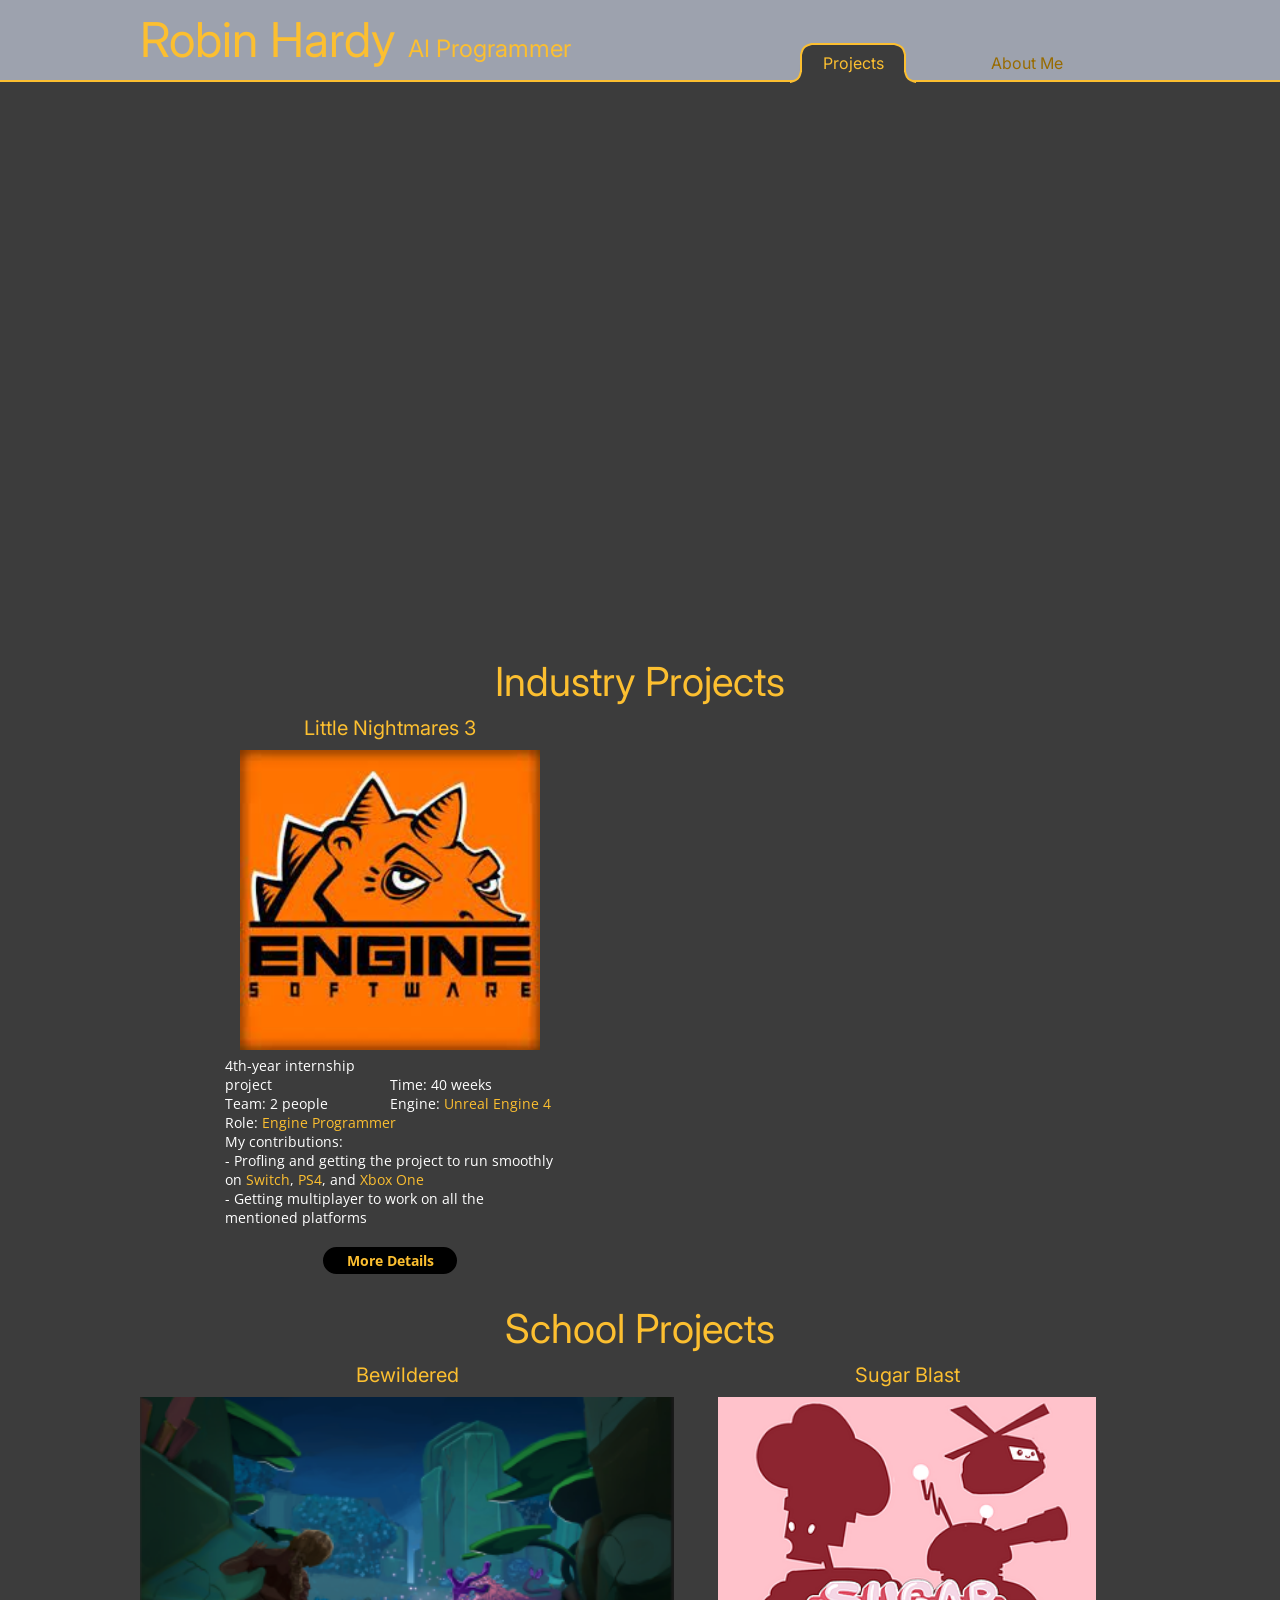
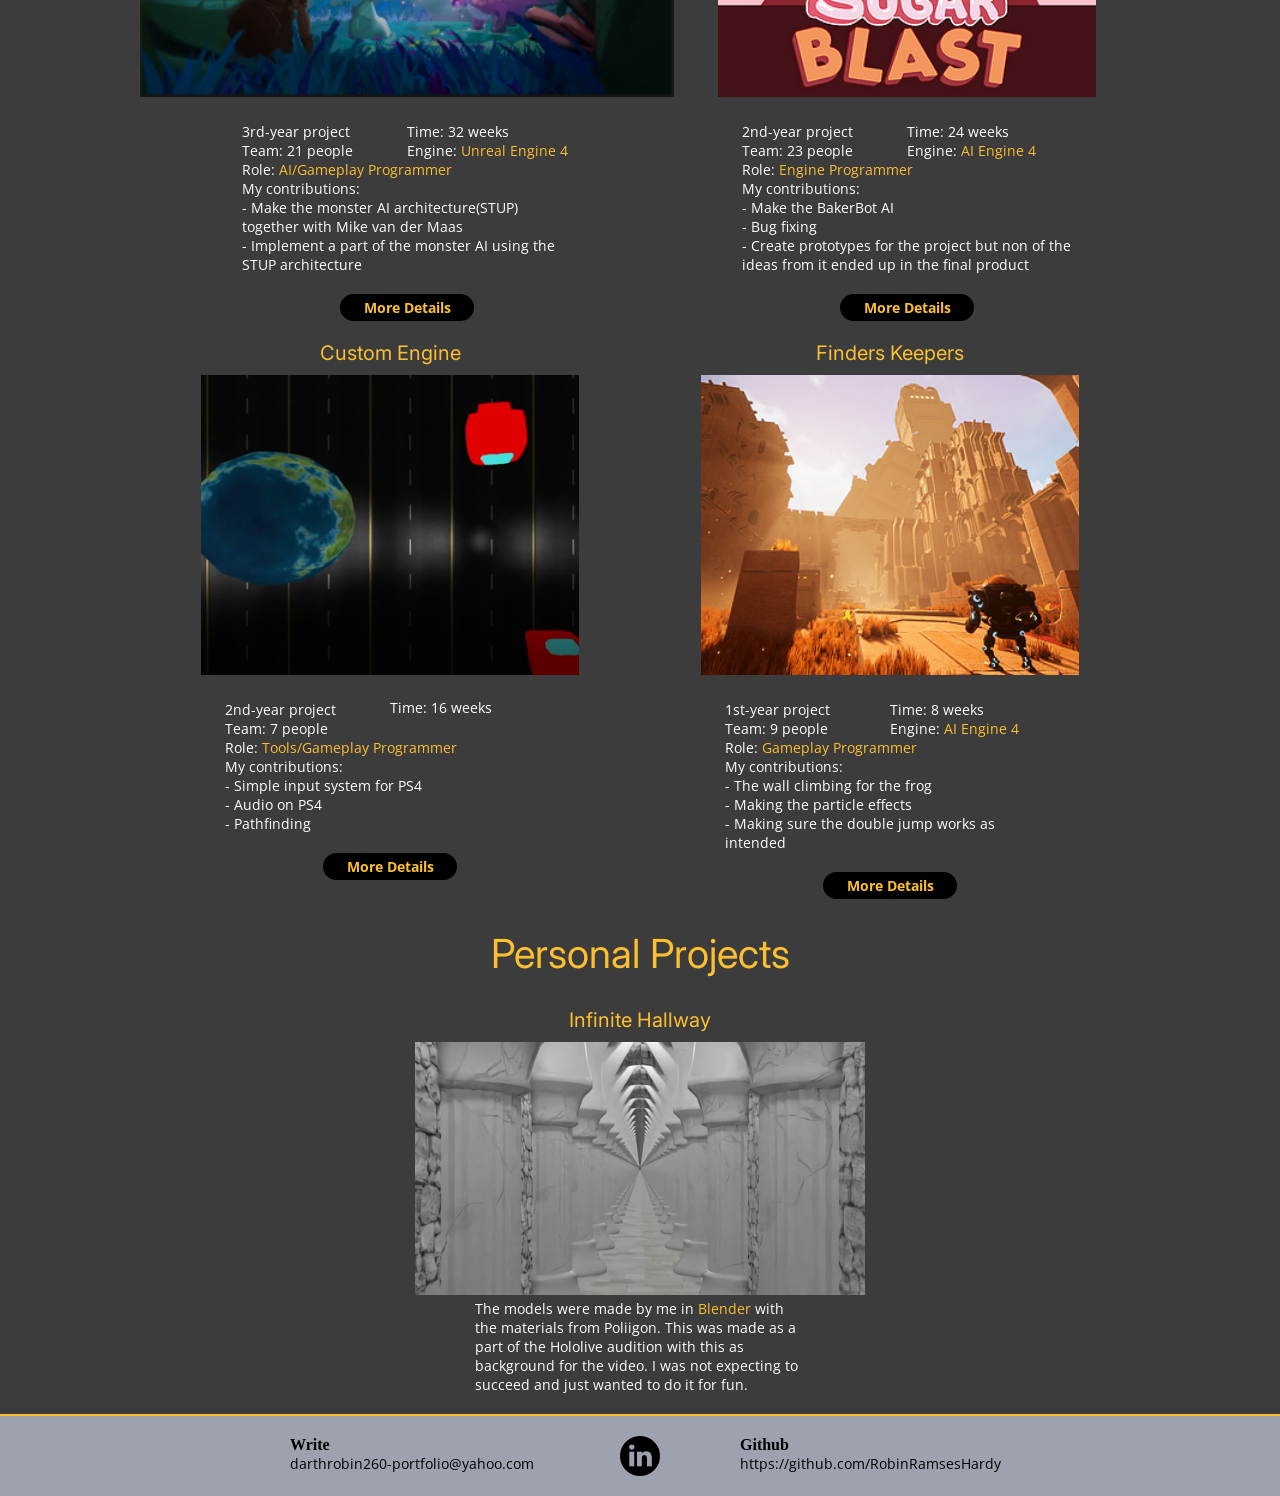
<file: index.html>
<!DOCTYPE html>
<html>
	<head>
		<link rel="stylesheet" href="styles.css"/>
		<title>Robin Hardy</title>
	</head>
	<body>
		<div class="header">
			<div class="maxPageWidth">
				<div class="halfWidthContainer">
					<div>
						<h1 class="name"><a href="index.html">Robin Hardy</a> <span style="font-size:24px;">AI Programmer</span></h1>
					</div>
					<div class="headerButtonArea">
						<div class="halfWidthContainer">
							<div class="leftSide dropdown">
								<a href="index.html" class="headerButton Selected">Projects</a>
								<div class="dropdown-content" style="width: 140px">
									<a href="Projects/little-nightmares-3.html">Little Nightmares 3<br></a>
									<div class="dropdownRight">
										<a href="Projects/Bewildered/bewildered.html">Bewildered ><br></a>
										<div class="dropdown-contentRight" style="width: 200px">
											<a href="Projects/Bewildered/stup-detailed-explanation.html">STUP Detailed Explanation<br></a>
											<a href="Projects/Bewildered/stup-with-code-snippets.html">STUP With Code Snippets<br></a>
										</div>
									</div>
									<a href="Projects/sugar-blast.html">Sugar Blast<br></a>
									<a href="Projects/custom-engine.html">Custom Engine<br></a>
									<a href="Projects/finders-keepers.html">Finders Keepers<br></a>
								</div>
							</div>
							<div class="rightSide">
								<a href="about-me.html" class="headerButton notSelected">About Me</a>
							</div>
						</div>
					</div>
				</div>
			</div>
		</div>
		<div class="maxPageWidth">
			<div style="margin-top: 80px;">
				<iframe width="1286" height="723" src="https://www.youtube-nocookie.com/embed/XFHOsobwFrA?loop=1&playlist=XFHOsobwFrA&autoplay=1&mute=1" 
				title="Little Nightmares III – Announcement Trailer" frameborder="0" allow="accelerometer; autoplay; clipboard-write; encrypted-media; 
				gyroscope; picture-in-picture; web-share" referrerpolicy="strict-origin-when-cross-origin" allowfullscreen></iframe>
			</div>
			<div style="position: relative;">
				<h1 class="mediumTitle">Industry Projects</h1>
				<div class="halfWidthContainer">
					<div class="homeProject">
						<h1 class="smallTitle">Little Nightmares 3</h1>
						<a href="Projects/little-nightmares-3.html">
							<img class="homeProjectIcon" src="Media/Icons/Engine_Software_Logo.jpg">
						</a>
						<div class="homeProjectDescription">
							<div class="halfWidthContainer">
								<div class="homeProjectDescriptionSub">
									<p>4th-year internship project</p>
									<p>Team: 2 people</p>
								</div>
								<div class="homeProjectDescriptionSub">
									<p>Time: 40 weeks</p>
									<p>Engine: <span class="orangeText">Unreal Engine 4</span></p>
								</div>
							</div>
							<p>Role: <span class="orangeText">Engine Programmer</span></p>
							<p>My contributions:</p>
							<p>- Profling and getting the project to run smoothly on <span class="orangeText">Switch</span>, 
								<span class="orangeText">PS4</span>, and <span class="orangeText">Xbox One</span></p>
							<p>- Getting multiplayer to work on all the mentioned platforms</p>
							<a href="Projects/little-nightmares-3.html" class="homepageButton">More Details</a>
						</div>
					</div>
				</div>
				<h1 class="mediumTitle">School Projects</h1>
				<div class="halfWidthContainer">
					<div class="homeProject">
						<h1 class="smallTitle">Bewildered</h1>
						<a href="Projects/Bewildered/bewildered.html">
							<img class="homeProjectIcon" src="Media/Icons/Bewildered_Compressed.png">
						</a>
						<div class="homeProjectDescription">
							<div class="halfWidthContainer">
								<div class="homeProjectDescriptionSub">
									<p>3rd-year project</p>
									<p>Team: 21 people</p>
								</div>
								<div class="homeProjectDescriptionSub">
									<p>Time: 32 weeks</p>
									<p>Engine: <span class="orangeText">Unreal Engine 4</span></p>
								</div>
							</div>
							<p>Role: <span class="orangeText">AI/Gameplay Programmer</span></p>
							<p>My contributions:</p>
							<p>- Make the monster AI architecture(STUP) together with Mike van der Maas</p>
							<p>- Implement a part of the monster AI using the STUP architecture</p>
							<a href="Projects/Bewildered/bewildered.html" class="homepageButton">More Details</a>
						</div>
					</div>
					<div class="homeProject">
						<h1 class="smallTitle">Sugar Blast</h1>
						<a href="Projects/sugar-blast.html">
							<img class="homeProjectIcon" src="Media/Icons/Sugar_Blast.png">
						</a>
						<div class="homeProjectDescription">
							<div class="halfWidthContainer">
								<div class="homeProjectDescriptionSub">
									<p>2nd-year project</p>
									<p>Team: 23 people</p>
								</div>
								<div class="homeProjectDescriptionSub">
									<p>Time: 24 weeks</p>
									<p>Engine: <span class="orangeText">AI Engine 4</span></p>
								</div>
							</div>
							<p>Role: <span class="orangeText">Engine Programmer</span></p>
							<p>My contributions:</p>
							<p>- Make the BakerBot AI</p>
							<p>- Bug fixing</p>
							<p>- Create prototypes for the project but non of the ideas from it ended up in the final product</p>
							<a href="Projects/sugar-blast.html" class="homepageButton">More Details</a>
						</div>
					</div>
				</div>
				<div class="halfWidthContainer">
					<div class="homeProject">
						<h1 class="smallTitle">Custom Engine</h1>
						<a href="Projects/custom-engine.html">
							<img class="homeProjectIcon" src="Media/Icons/Custom_Engine.png">
						</a>
						<div class="homeProjectDescription">
							<div class="halfWidthContainer">
								<div class="homeProjectDescriptionSub">
									<p>2nd-year project</p>
									<p>Team: 7 people</p>
								</div>
								<div class="homeProjectDescriptionSub" style="height: 42px;">
									<p>Time: 16 weeks</p>
								</div>
							</div>
							<p>Role: <span class="orangeText">Tools/Gameplay Programmer</span></p>
							<p>My contributions:</p>
							<p>- Simple input system for PS4</p>
							<p>- Audio on PS4</p>
							<p>- Pathfinding</p>
							<a href="Projects/custom-engine.html" class="homepageButton">More Details</a>
						</div>
					</div>
					<div class="homeProject">
						<h1 class="smallTitle">Finders Keepers</h1>
						<a href="Projects/finders-keepers.html">
							<img class="homeProjectIcon" src="Media/Icons/Finders_Keepers.png">
						</a>
						<div class="homeProjectDescription">
							<div class="halfWidthContainer">
								<div class="homeProjectDescriptionSub">
									<p>1st-year project</p>
									<p>Team: 9 people</p>
								</div>
								<div class="homeProjectDescriptionSub">
									<p>Time: 8 weeks</p>
									<p>Engine: <span class="orangeText">AI Engine 4</span></p>
								</div>
							</div>
							<p>Role: <span class="orangeText">Gameplay Programmer</span></p>
							<p>My contributions:</p>
							<p>- The wall climbing for the frog</p>
							<p>- Making the particle effects</p>
							<p>- Making sure the double jump works as intended</p>
							<a href="Projects/finders-keepers.html" class="homepageButton">More Details</a>
						</div>
					</div>
				</div>
				<h1 class="mediumTitle">Personal Projects</h1>
				<h1 class="smallTitle" style="margin-top: 30px">Infinite Hallway</h1>
				<div style="margin: auto; width: 450px">
					<img style="width: 450px" src="Media/Other/Endless_Hallway.gif">
				</div>
				<div style="margin: auto; width: 330px">
					<p>The models were made by me in <span class="orangeText">Blender</span> with the materials from Poliigon. This was made as a part 
						of the Hololive audition with this as background for the video. I was not expecting to succeed and just wanted to do it for 
						fun.</p>
				</div>
			</div>
		</div>
		<div class="footer">
			<div class="footerDetails">
				<div class="thirdWidthContainer">
					<div class="footerTextLeft">
						<b>Write</b>
						<p>darthrobin260-portfolio@yahoo.com</p>
					</div>
					<div style="margin: auto">
						<a href="https://linkedin.com/in/robin-hardy-26985a223/" target="_blank">
							<img style="width: 40px" src="Media/Icons/linkedin.png">
						</a>
					</div>
					<div class="footerTextRight">
						<b>Github</b>
						<p>https://github.com/RobinRamsesHardy</p>
					</div>
				</div>
			</div>
		</div>
	</body>
</html>
</file>
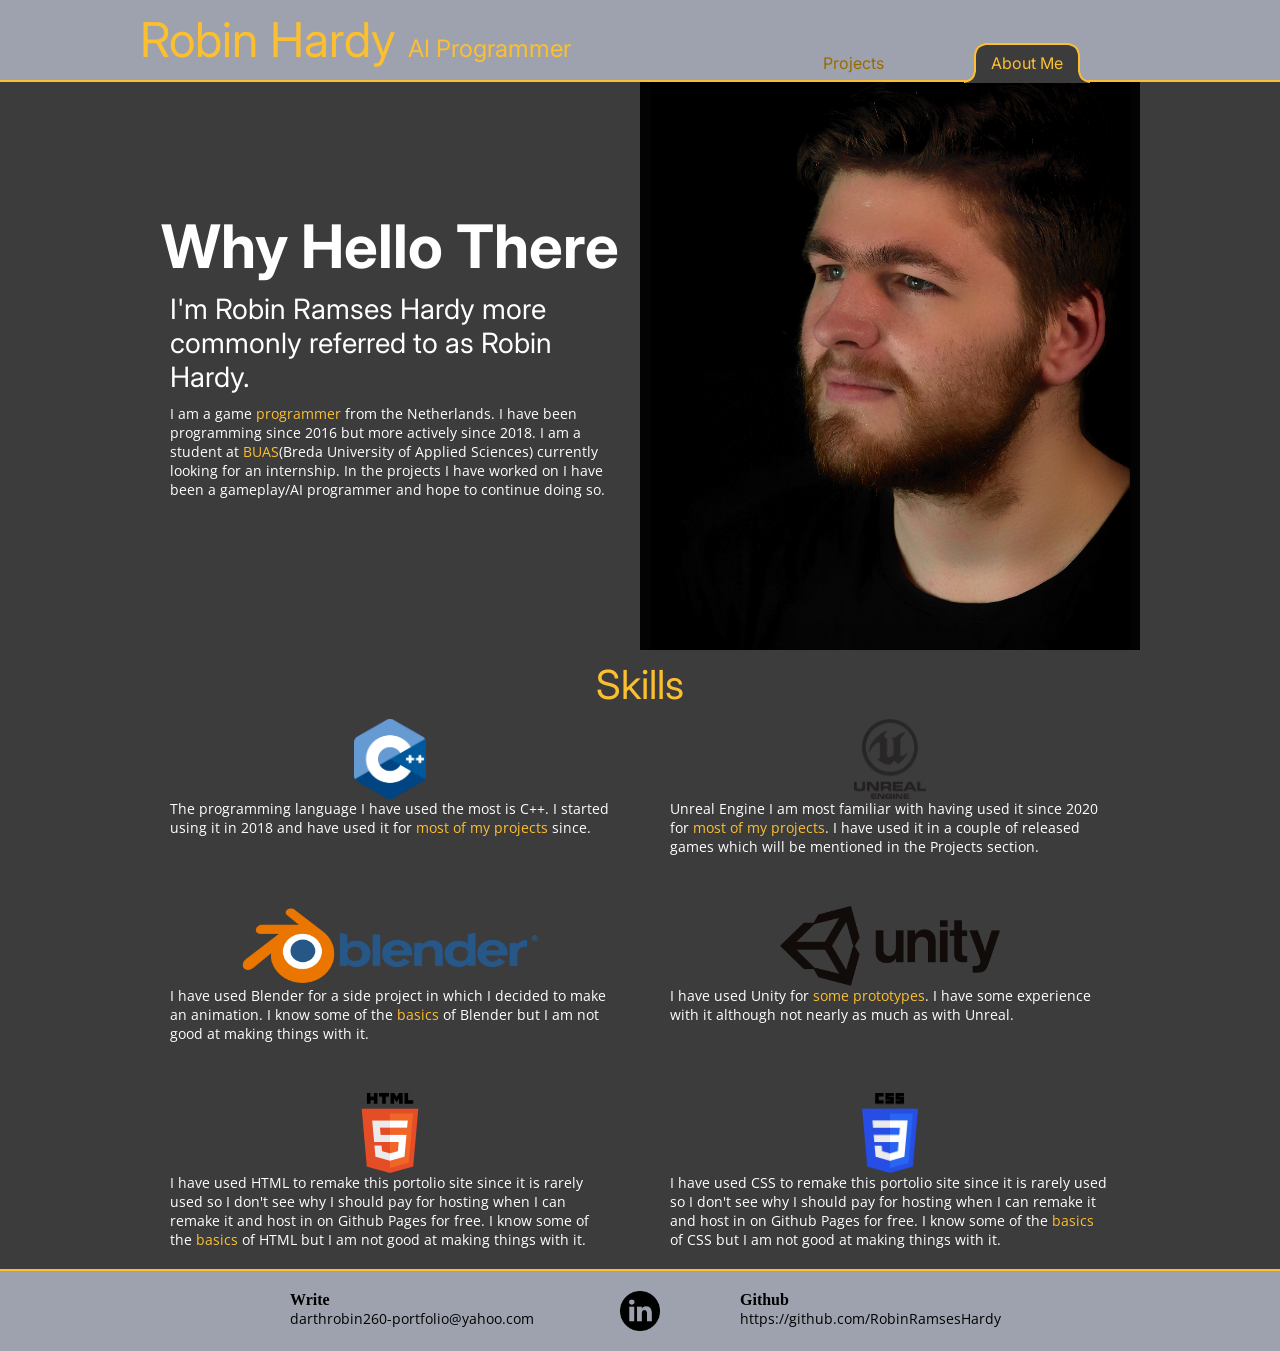
<file: about-me.html>
<!DOCTYPE html>
<html>
	<head>
		<link rel="stylesheet" href="styles.css"/>
		<title>Robin Hardy</title>
	</head>
	<body>
		<div class="header">
			<div class="maxPageWidth">
				<div class="halfWidthContainer">
					<div>
						<h1 class="name"><a href="index.html">Robin Hardy</a> <span style="font-size:24px;">AI Programmer</span></h1>
					</div>
					<div class="headerButtonArea">
						<div class="halfWidthContainer">
							<div class="leftSide dropdown">
								<a href="index.html" class="headerButton notSelected">Projects</a>
								<div class="dropdown-content" style="width: 140px">
									<a href="Projects/little-nightmares-3.html">Little Nightmares 3<br></a>
									<div class="dropdownRight">
										<a href="Projects/Bewildered/bewildered.html">Bewildered ><br></a>
										<div class="dropdown-contentRight" style="width: 200px">
											<a href="Projects/Bewildered/stup-detailed-explanation.html">STUP Detailed Explanation<br></a>
											<a href="Projects/Bewildered/stup-with-code-snippets.html">STUP With Code Snippets<br></a>
										</div>
									</div>
									<a href="Projects/sugar-blast.html">Sugar Blast<br></a>
									<a href="Projects/custom-engine.html">Custom Engine<br></a>
									<a href="Projects/finders-keepers.html">Finders Keepers<br></a>
								</div>
							</div>
							<div class="rightSide">
								<a href="about-me.html" class="headerButton Selected">About Me</a>
							</div>
						</div>
					</div>
				</div>
			</div>
		</div>
		<div class="maxPageWidth">
			<div class="halfWidthContainer">
				<div style="padding-top: 200px; position: relative;">
					<h1 class="aboutMeBigText">Why Hello There</h1>
					<div style="margin: 0px 30px;">
						<h1 class="aboutMeMediumText">I'm Robin Ramses Hardy more commonly referred to as Robin Hardy.</h1>
						<p>I am a game <span class="orangeText">programmer</span> from the Netherlands. I have been programming since 2016 but more 
							actively since 2018. I am a student at <span class="orangeText">BUAS</span>(Breda University of Applied Sciences) currently 
							looking for an internship. In the projects I have worked on I have been a gameplay/AI programmer and hope to continue doing 
							so.</p>
					</div>
				</div>
				<div style="width: 500px; height: 650px; overflow: hidden;">
					<img style="width: 500px" src="Media/Other/Photo.jpg">
				</div>
			</div>
			<h1 class="mediumTitle">Skills</h1>
			<div class="halfWidthContainer">
				<div>
					<div class="aboutMeSkillImages">
						<img style="height: 80px" src="Media/Icons/C++_Logo_Small.png">
					</div>
					<p style="padding: 0px 30px">The programming language I have used the most is C++. I started using it in 2018 and have used it for 
						<span class="orangeText">most of my projects</span> since.</p>
				</div>
				<div>
					<div class="aboutMeSkillImages">
						<img style="height: 80px" src="Media/Icons/Unreal_Egine_Logo.png">
					</div>
					<p style="padding: 0px 30px">Unreal Engine I am most familiar with having used it since 2020 for <span class="orangeText">most of my 
						projects</span>. I have used it in a couple of released games which will be mentioned in the Projects section.</p>
				</div>
			</div>
			<div class="halfWidthContainer" style="padding-top: 50px">
				<div>
					<div class="aboutMeSkillImages">
						<img style="height: 80px" src="Media/Icons/Blender_Logo.png">
					</div>
					<p style="padding: 0px 30px">I have used Blender for a side project in which I decided to make an animation. I know some of the 
						<span class="orangeText">basics</span> of Blender but I am not good at making things with it.</p>
				</div>
				<div>
					<div class="aboutMeSkillImages">
						<img style="height: 80px" src="Media/Icons/Unity_Logo.png">
					</div>
					<p style="padding: 0px 30px">I have used Unity for <span class="orangeText">some prototypes</span>. I have some experience with it 
						although not nearly as much as with Unreal.</p>
				</div>
			</div>
			<div class="halfWidthContainer" style="padding-top: 50px">
				<div>
					<div class="aboutMeSkillImages">
						<img style="height: 80px" src="Media/Icons/HTML_Logo.png">
					</div>
					<p style="padding: 0px 30px">I have used HTML to remake this portolio site since it is rarely used so I don't see why I should pay 
						for hosting when I can remake it and host in on Github Pages for free. I know some of the <span class="orangeText">basics</span> 
						of HTML but I am not good at making things with it.</p>
				</div>
				<div>
					<div class="aboutMeSkillImages">
						<img style="height: 80px" src="Media/Icons/CSS_Logo.png">
					</div>
					<p style="padding: 0px 30px">I have used CSS to remake this portolio site since it is rarely used so I don't see why I should pay 
						for hosting when I can remake it and host in on Github Pages for free. I know some of the <span class="orangeText">basics</span> 
						of CSS but I am not good at making things with it.</p>
				</div>
			</div>
		</div>
		<div class="footer">
			<div class="footerDetails">
				<div class="thirdWidthContainer">
					<div class="footerTextLeft">
						<b>Write</b>
						<p>darthrobin260-portfolio@yahoo.com</p>
					</div>
					<div style="margin: auto">
						<a href="https://linkedin.com/in/robin-hardy-26985a223/" target="_blank">
							<img style="width: 40px" src="Media/Icons/linkedin.png">
						</a>
					</div>
					<div class="footerTextRight">
						<b>Github</b>
						<p>https://github.com/RobinRamsesHardy</p>
					</div>
				</div>
			</div>
		</div>
	</body>
</html>
</file>
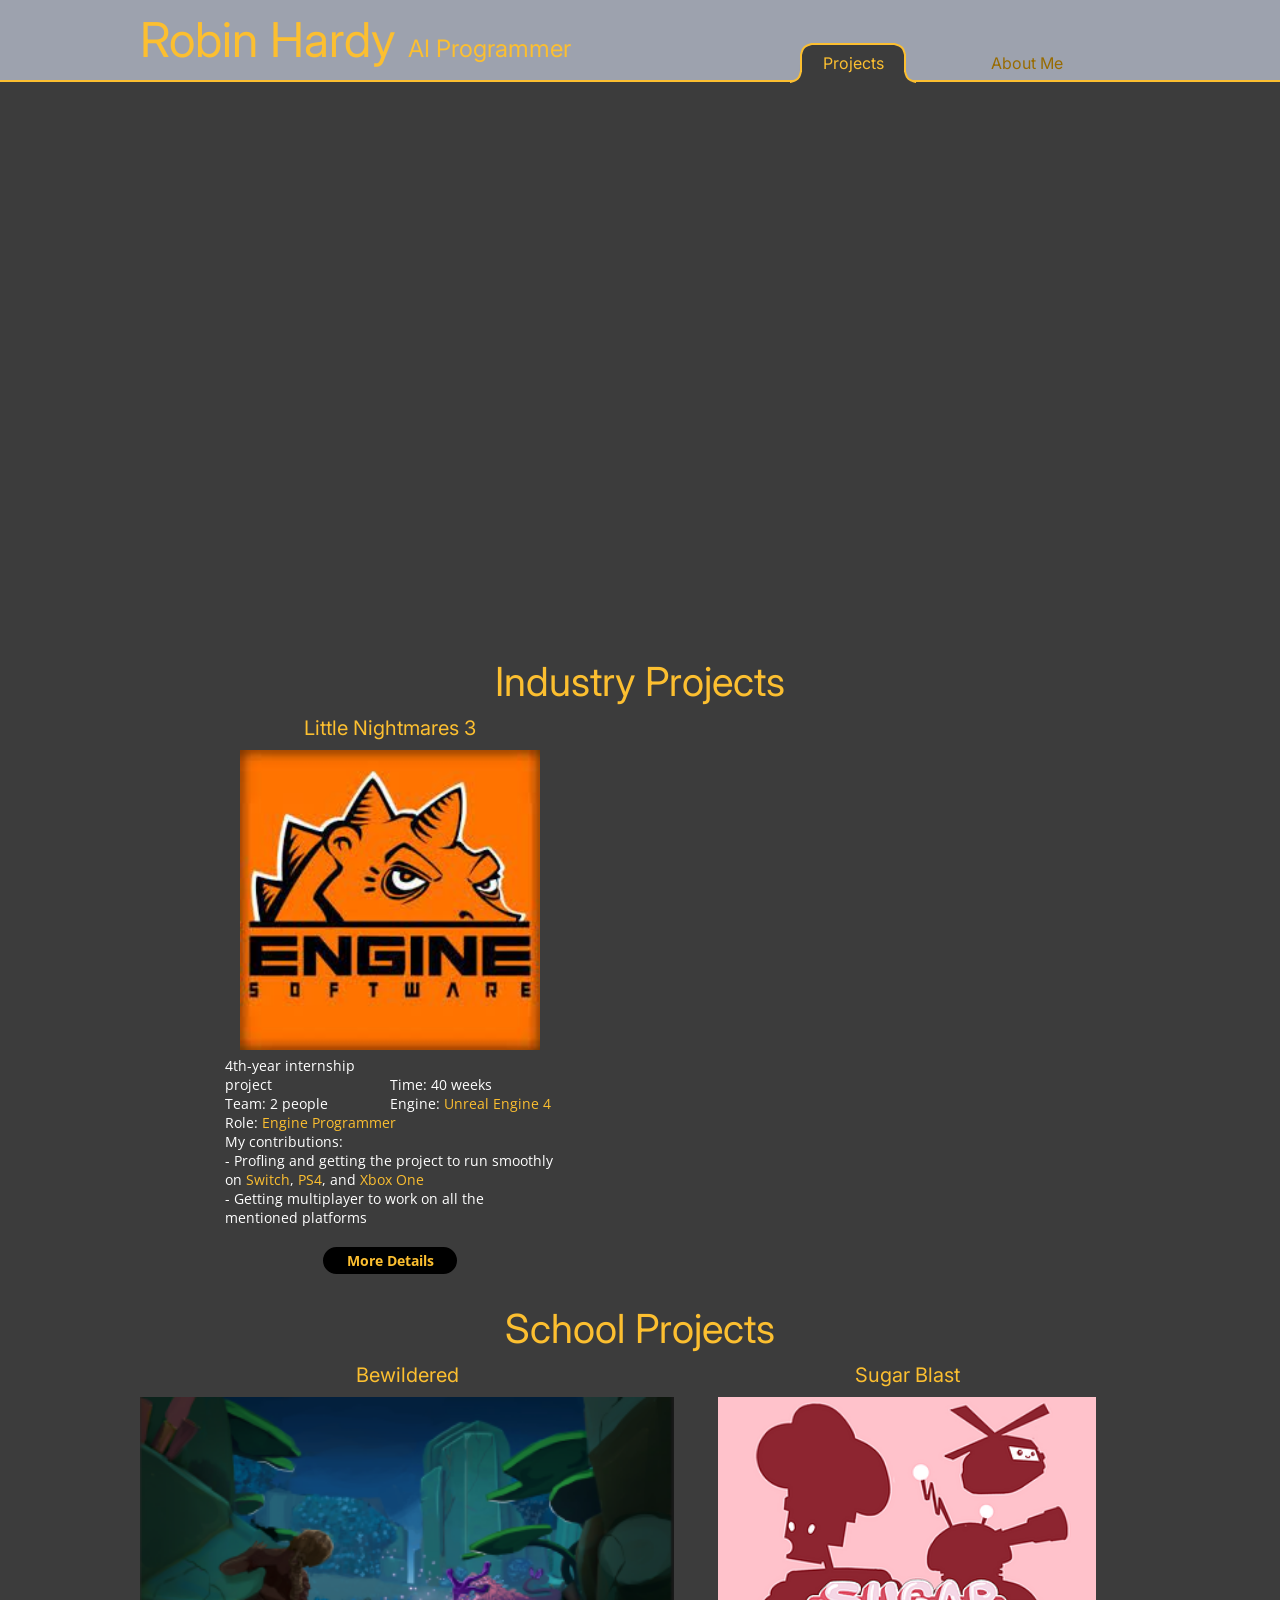
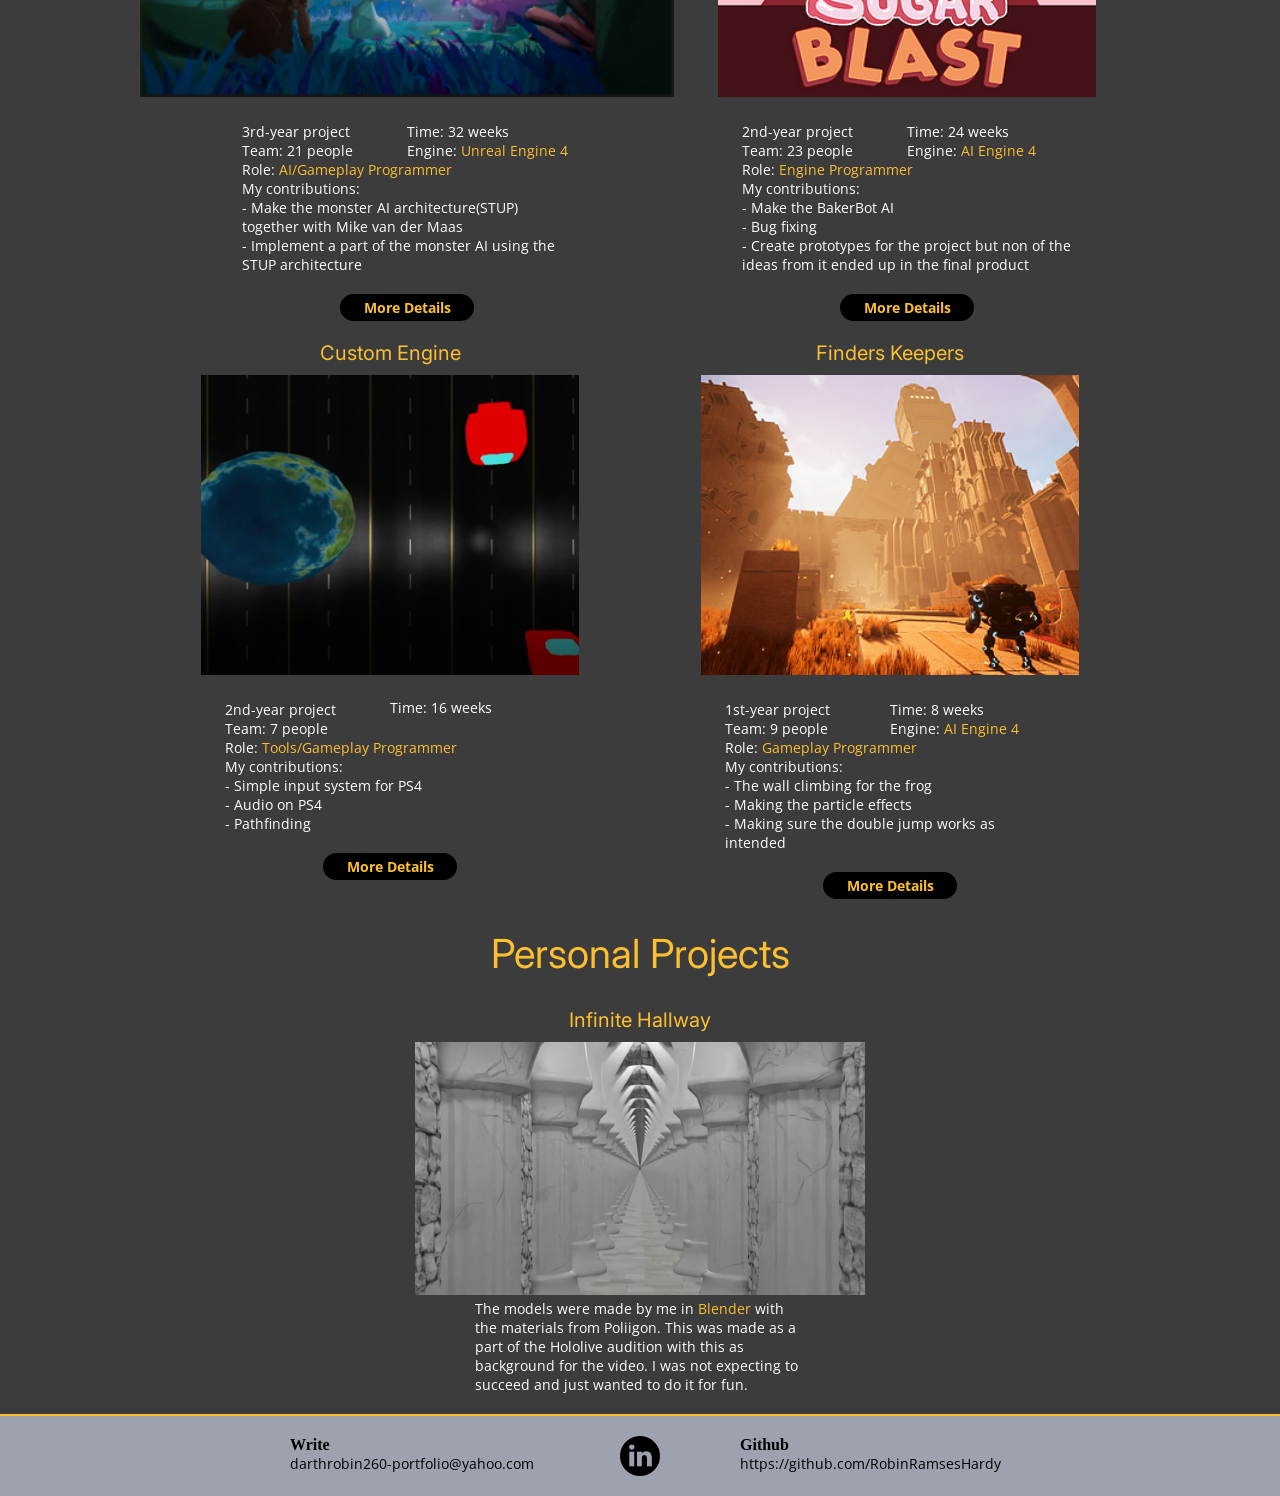
<file: home.html>
<!DOCTYPE html>
<html>
	<head>
		<link rel="stylesheet" href="styles.css"/>
		<title>Robin Hardy</title>
	</head>
	<body>
		<div class="header">
			<div class="maxPageWidth">
				<div class="halfWidthContainer">
					<div>
						<h1 class="name"><a href="home.html">Robin Hardy</a> <span style="font-size:24px;">AI Programmer</span></h1>
					</div>
					<div class="headerButtonArea">
						<div class="halfWidthContainer">
							<div class="leftSide dropdown">
								<a href="/home.html" class="headerButton Selected">Projects</a>
								<div class="dropdown-content" style="width: 140px">
									<a href="/Projects/little-nightmares-3.html">Little Nightmares 3<br></a>
									<div class="dropdownRight">
										<a href="/Projects/Bewildered/bewildered.html">Bewildered ><br></a>
										<div class="dropdown-contentRight" style="width: 200px">
											<a href="/Projects/Bewildered/stup-detailed-explanation.html">STUP Detailed Explanation<br></a>
											<a href="/Projects/Bewildered/stup-with-code-snippets.html">STUP With Code Snippets<br></a>
										</div>
									</div>
									<a href="/Projects/sugar-blast.html">Sugar Blast<br></a>
									<a href="/Projects/custom-engine.html">Custom Engine<br></a>
									<a href="/Projects/finders-keepers.html">Finders Keepers<br></a>
								</div>
							</div>
							<div class="rightSide">
								<a href="/about-me.html" class="headerButton notSelected">About Me</a>
							</div>
						</div>
					</div>
				</div>
			</div>
		</div>
		<div class="maxPageWidth">
			<div style="margin-top: 80px;">
				<iframe width="1286" height="723" src="https://www.youtube-nocookie.com/embed/XFHOsobwFrA?loop=1&playlist=XFHOsobwFrA&autoplay=1&mute=1" 
				title="Little Nightmares III – Announcement Trailer" frameborder="0" allow="accelerometer; autoplay; clipboard-write; encrypted-media; 
				gyroscope; picture-in-picture; web-share" referrerpolicy="strict-origin-when-cross-origin" allowfullscreen></iframe>
			</div>
			<div style="position: relative;">
				<h1 class="mediumTitle">Industry Projects</h1>
				<div class="halfWidthContainer">
					<div class="homeProject">
						<h1 class="smallTitle">Little Nightmares 3</h1>
						<a href="/Projects/little-nightmares-3.html">
							<img class="homeProjectIcon" src="Media/Icons/Engine_Software_Logo.jpg">
						</a>
						<div class="homeProjectDescription">
							<div class="halfWidthContainer">
								<div class="homeProjectDescriptionSub">
									<p>4th-year internship project</p>
									<p>Team: 2 people</p>
								</div>
								<div class="homeProjectDescriptionSub">
									<p>Time: 40 weeks</p>
									<p>Engine: <span class="orangeText">Unreal Engine 4</span></p>
								</div>
							</div>
							<p>Role: <span class="orangeText">Engine Programmer</span></p>
							<p>My contributions:</p>
							<p>- Profling and getting the project to run smoothly on <span class="orangeText">Switch</span>, 
								<span class="orangeText">PS4</span>, and <span class="orangeText">Xbox One</span></p>
							<p>- Getting multiplayer to work on all the mentioned platforms</p>
							<a href="/Projects/little-nightmares-3.html" class="homepageButton">More Details</a>
						</div>
					</div>
				</div>
				<h1 class="mediumTitle">School Projects</h1>
				<div class="halfWidthContainer">
					<div class="homeProject">
						<h1 class="smallTitle">Bewildered</h1>
						<a href="/Projects/Bewildered/bewildered.html">
							<img class="homeProjectIcon" src="Media/Icons/Bewildered_Compressed.png">
						</a>
						<div class="homeProjectDescription">
							<div class="halfWidthContainer">
								<div class="homeProjectDescriptionSub">
									<p>3rd-year project</p>
									<p>Team: 21 people</p>
								</div>
								<div class="homeProjectDescriptionSub">
									<p>Time: 32 weeks</p>
									<p>Engine: <span class="orangeText">Unreal Engine 4</span></p>
								</div>
							</div>
							<p>Role: <span class="orangeText">AI/Gameplay Programmer</span></p>
							<p>My contributions:</p>
							<p>- Make the monster AI architecture(STUP) together with Mike van der Maas</p>
							<p>- Implement a part of the monster AI using the STUP architecture</p>
							<a href="/Projects/Bewildered/bewildered.html" class="homepageButton">More Details</a>
						</div>
					</div>
					<div class="homeProject">
						<h1 class="smallTitle">Sugar Blast</h1>
						<a href="/Projects/sugar-blast.html">
							<img class="homeProjectIcon" src="Media/Icons/Sugar_Blast.png">
						</a>
						<div class="homeProjectDescription">
							<div class="halfWidthContainer">
								<div class="homeProjectDescriptionSub">
									<p>2nd-year project</p>
									<p>Team: 23 people</p>
								</div>
								<div class="homeProjectDescriptionSub">
									<p>Time: 24 weeks</p>
									<p>Engine: <span class="orangeText">AI Engine 4</span></p>
								</div>
							</div>
							<p>Role: <span class="orangeText">Engine Programmer</span></p>
							<p>My contributions:</p>
							<p>- Make the BakerBot AI</p>
							<p>- Bug fixing</p>
							<p>- Create prototypes for the project but non of the ideas from it ended up in the final product</p>
							<a href="/Projects/sugar-blast.html" class="homepageButton">More Details</a>
						</div>
					</div>
				</div>
				<div class="halfWidthContainer">
					<div class="homeProject">
						<h1 class="smallTitle">Custom Engine</h1>
						<a href="/Projects/custom-engine.html">
							<img class="homeProjectIcon" src="Media/Icons/Custom_Engine.png">
						</a>
						<div class="homeProjectDescription">
							<div class="halfWidthContainer">
								<div class="homeProjectDescriptionSub">
									<p>2nd-year project</p>
									<p>Team: 7 people</p>
								</div>
								<div class="homeProjectDescriptionSub" style="height: 42px;">
									<p>Time: 16 weeks</p>
								</div>
							</div>
							<p>Role: <span class="orangeText">Tools/Gameplay Programmer</span></p>
							<p>My contributions:</p>
							<p>- Simple input system for PS4</p>
							<p>- Audio on PS4</p>
							<p>- Pathfinding</p>
							<a href="/Projects/custom-engine.html" class="homepageButton">More Details</a>
						</div>
					</div>
					<div class="homeProject">
						<h1 class="smallTitle">Finders Keepers</h1>
						<a href="/Projects/finders-keepers.html">
							<img class="homeProjectIcon" src="Media/Icons/Finders_Keepers.png">
						</a>
						<div class="homeProjectDescription">
							<div class="halfWidthContainer">
								<div class="homeProjectDescriptionSub">
									<p>1st-year project</p>
									<p>Team: 9 people</p>
								</div>
								<div class="homeProjectDescriptionSub">
									<p>Time: 8 weeks</p>
									<p>Engine: <span class="orangeText">AI Engine 4</span></p>
								</div>
							</div>
							<p>Role: <span class="orangeText">Gameplay Programmer</span></p>
							<p>My contributions:</p>
							<p>- The wall climbing for the frog</p>
							<p>- Making the particle effects</p>
							<p>- Making sure the double jump works as intended</p>
							<a href="/Projects/finders-keepers.html" class="homepageButton">More Details</a>
						</div>
					</div>
				</div>
				<h1 class="mediumTitle">Personal Projects</h1>
				<h1 class="smallTitle" style="margin-top: 30px">Infinite Hallway</h1>
				<div style="margin: auto; width: 450px">
					<img style="width: 450px" src="/Media/Other/Endless_Hallway.gif">
				</div>
				<div style="margin: auto; width: 330px">
					<p>The models were made by me in <span class="orangeText">Blender</span> with the materials from Poliigon. This was made as a part 
						of the Hololive audition with this as background for the video. I was not expecting to succeed and just wanted to do it for 
						fun.</p>
				</div>
			</div>
		</div>
		<div class="footer">
			<div class="footerDetails">
				<div class="thirdWidthContainer">
					<div class="footerTextLeft">
						<b>Write</b>
						<p>darthrobin260-portfolio@yahoo.com</p>
					</div>
					<div style="margin: auto">
						<a href="https://linkedin.com/in/robin-hardy-26985a223/" target="_blank">
							<img style="width: 40px" src="/Media/Icons/linkedin.png">
						</a>
					</div>
					<div class="footerTextRight">
						<b>Github</b>
						<p>https://github.com/RobinRamsesHardy</p>
					</div>
				</div>
			</div>
		</div>
	</body>
</html>
</file>
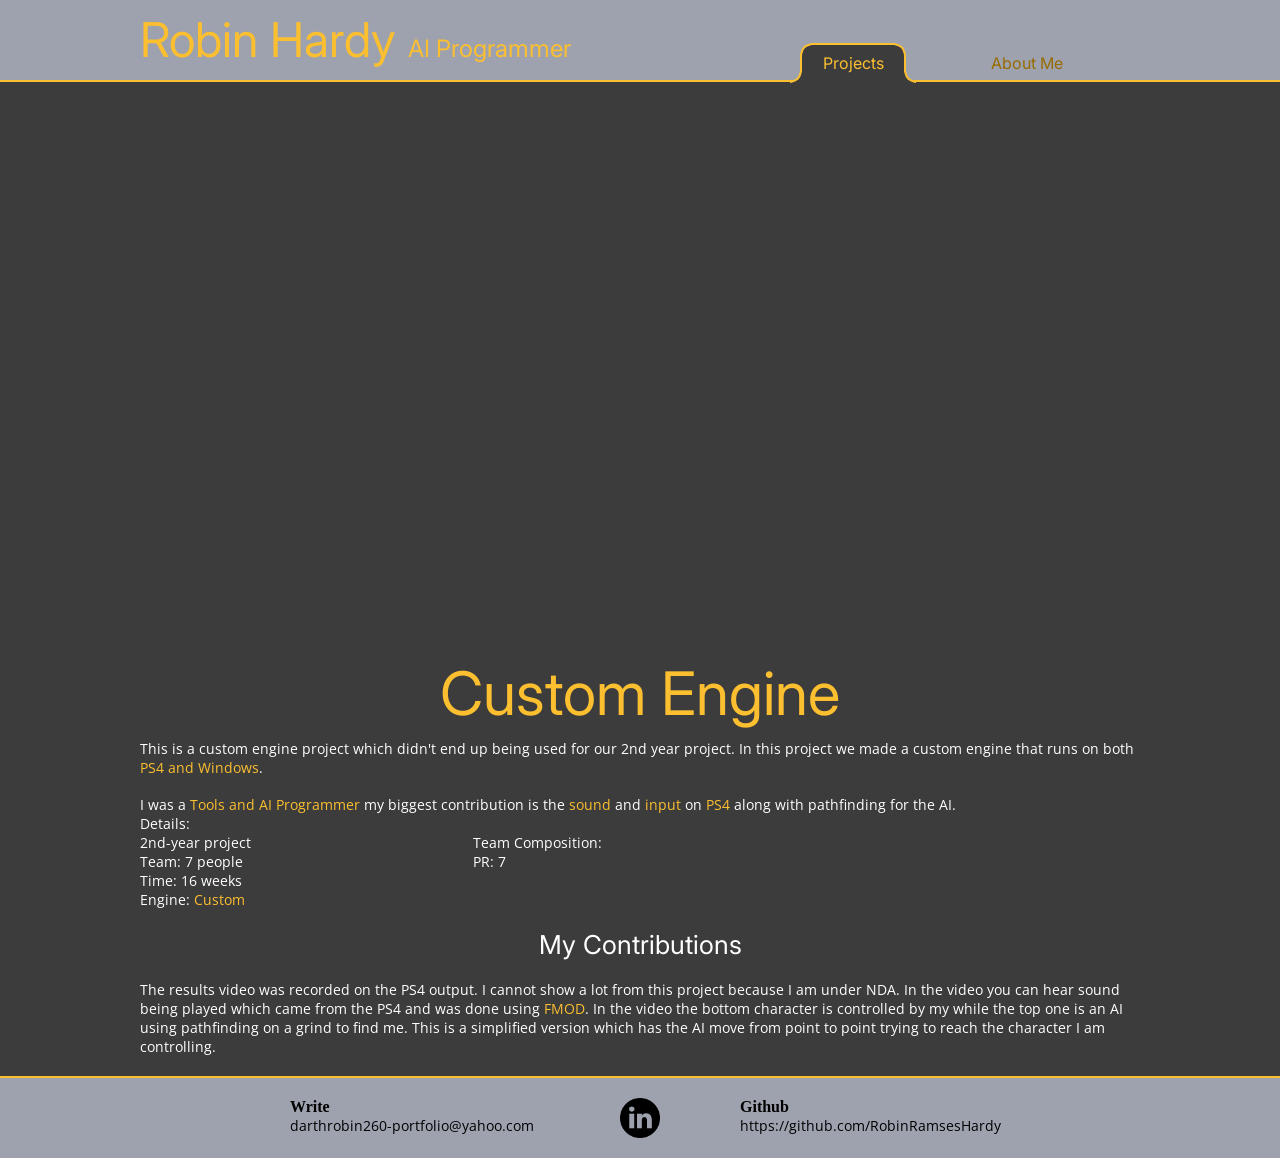
<file: Projects/custom-engine.html>
<!DOCTYPE html>
<html>
	<head>
		<link rel="stylesheet" href="../styles.css"/>
		<title>Robin Hardy</title>
	</head>
	<body>
		<div class="header">
			<div class="maxPageWidth">
				<div class="halfWidthContainer">
					<div>
						<h1 class="name"><a href="../index.html">Robin Hardy</a> <span style="font-size:24px;">AI Programmer</span></h1>
					</div>
					<div class="headerButtonArea">
						<div class="halfWidthContainer">
							<div class="leftSide dropdown">
								<a href="../index.html" class="headerButton Selected">Projects</a>
								<div class="dropdown-content" style="width: 140px">
									<a href="../Projects/little-nightmares-3.html">Little Nightmares 3<br></a>
									<div class="dropdownRight">
										<a href="../Projects/Bewildered/bewildered.html">Bewildered ><br></a>
										<div class="dropdown-contentRight" style="width: 200px">
											<a href="../Projects/Bewildered/stup-detailed-explanation.html">STUP Detailed Explanation<br></a>
											<a href="../Projects/Bewildered/stup-with-code-snippets.html">STUP With Code Snippets<br></a>
										</div>
									</div>
									<a href="../Projects/sugar-blast.html">Sugar Blast<br></a>
									<a href="../Projects/custom-engine.html">Custom Engine<br></a>
									<a href="../Projects/finders-keepers.html">Finders Keepers<br></a>
								</div>
							</div>
							<div class="rightSide">
								<a href="../about-me.html" class="headerButton notSelected">About Me</a>
							</div>
						</div>
					</div>
				</div>
			</div>
		</div>
		<div class="maxPageWidth">
            <div style="margin-top: 80px;">
				<iframe width="1264" height="711" src="https://www.youtube-nocookie.com/embed/nZTSBP19GZI?loop=1&playlist=nZTSBP19GZI&autoplay=1&mute=1" 
				title="PS4 Results" frameborder="0" allow="accelerometer; autoplay; clipboard-write; encrypted-media; gyroscope; picture-in-picture; 
				web-share" referrerpolicy="strict-origin-when-cross-origin" allowfullscreen></iframe>
			</div>
            <div style="position: relative;">
				<h1 class="bigTitle">Custom Engine</h1>
				<p>This is a custom engine project which didn't end up being used for our 2nd year project. In this project we made a custom engine that 
					runs on both <span class="orangeText">PS4 and Windows</span>.</p>
				<br>
				<p>I was a <span class="orangeText">Tools and AI Programmer</span> my biggest contribution is the <span class="orangeText">sound</span> 
					and <span class="orangeText">input</span> on <span class="orangeText">PS4</span> along with pathfinding for the AI.</p>
				<p>Details:</p>
				<div class="thirdWidthContainer">
                    <div>
                    	<p>2nd-year project</p>
                        <p>Team: 7 people</p>
                        <p>Time: 16 weeks</p>
                        <p>Engine: <span class="orangeText">Custom</span></p>
                    </div>
                    <div>
                        <p>Team Composition:</p>
                        <p>PR: 7</p>
                    </div>
                </div>
			</div>
			<h1 class="mediumTitleWhite">My Contributions</h1>
			<p>The results video was recorded on the PS4 output. I cannot show a lot from this project because I am under NDA. In the video you can hear 
				sound being played which came from the PS4 and was done using <span class="orangeText">FMOD</span>. In the video the bottom character is 
				controlled by my while the top one is an AI using pathfinding on a grind to find me. This is a simplified version which has the AI move 
				from point to point trying to reach the character I am controlling.</p>
		</div>
		<div class="footer">
			<div class="footerDetails">
				<div class="thirdWidthContainer">
					<div class="footerTextLeft">
						<b>Write</b>
						<p>darthrobin260-portfolio@yahoo.com</p>
					</div>
					<div style="margin: auto">
						<a href="https://linkedin.com/in/robin-hardy-26985a223/" target="_blank">
							<img style="width: 40px" src="../Media/Icons/linkedin.png">
						</a>
					</div>
					<div class="footerTextRight">
						<b>Github</b>
						<p>https://github.com/RobinRamsesHardy</p>
					</div>
				</div>
			</div>
		</div>
	</body>
</html>
</file>
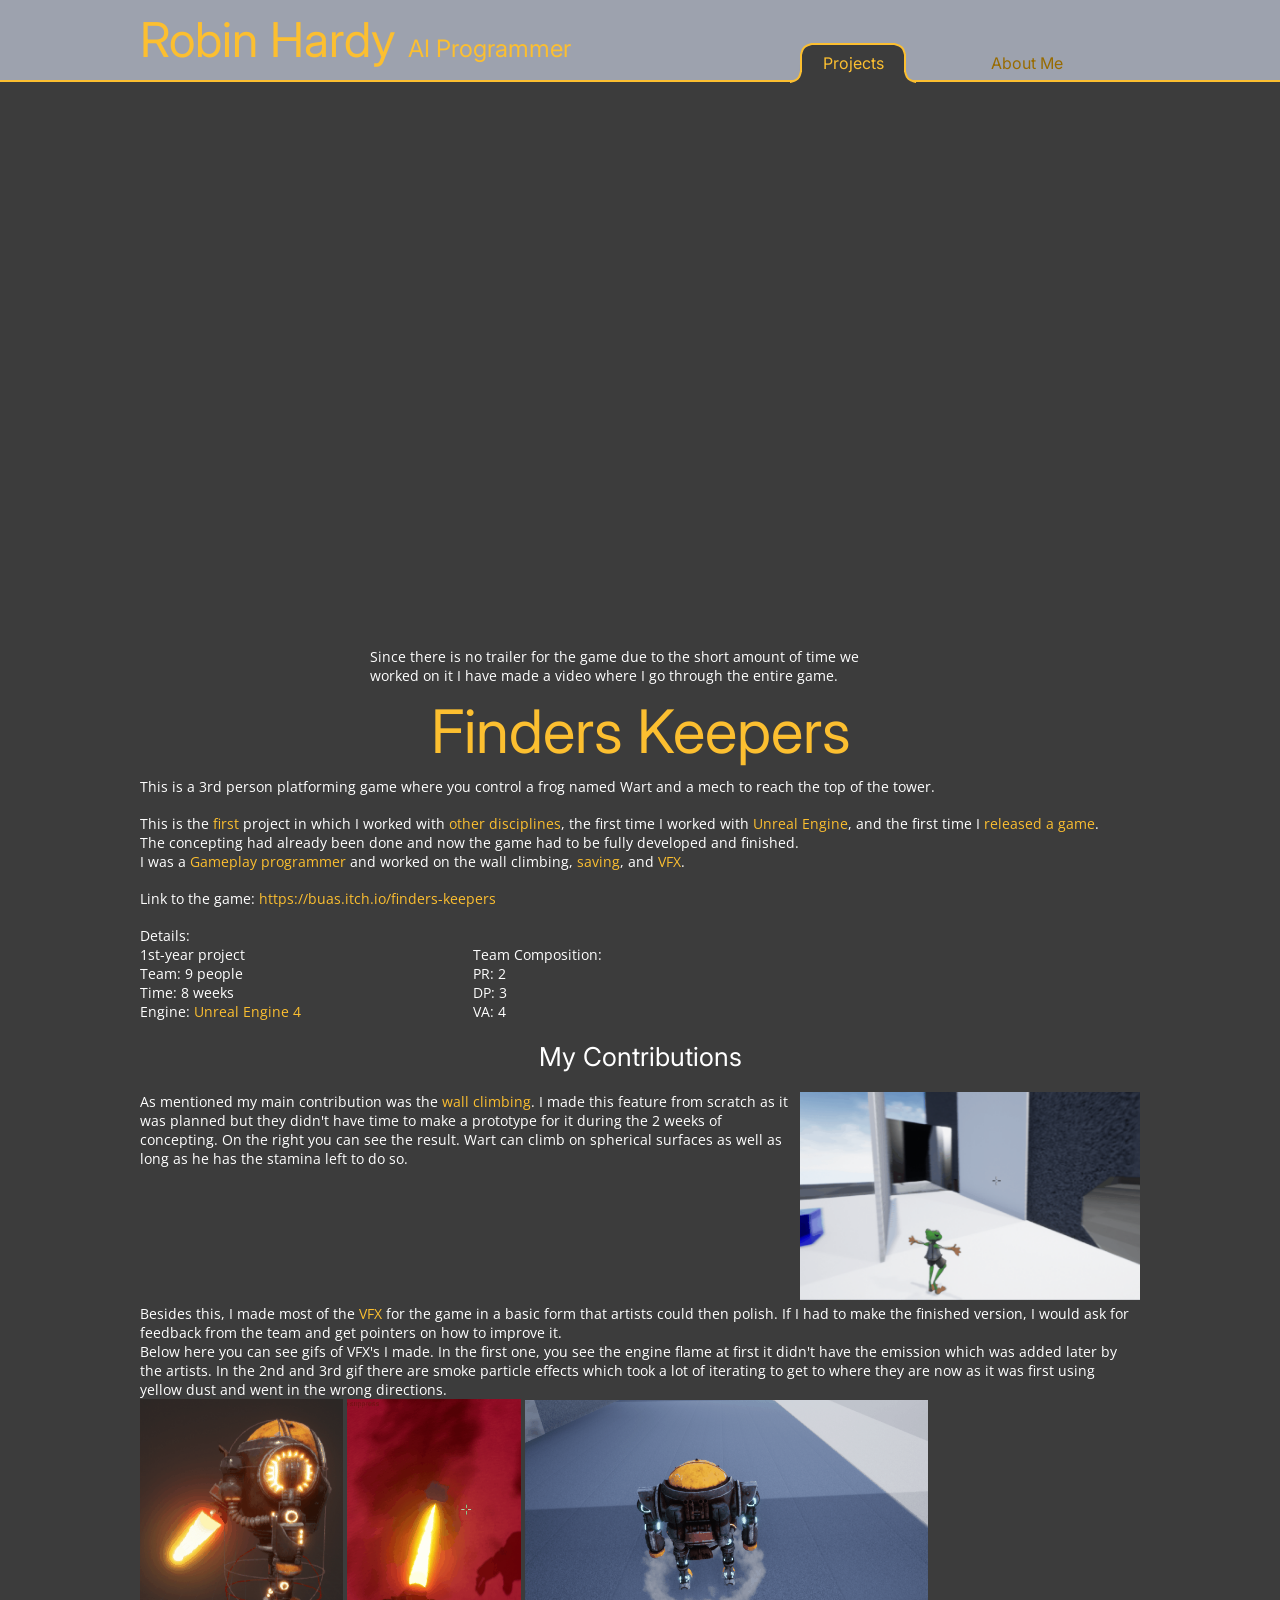
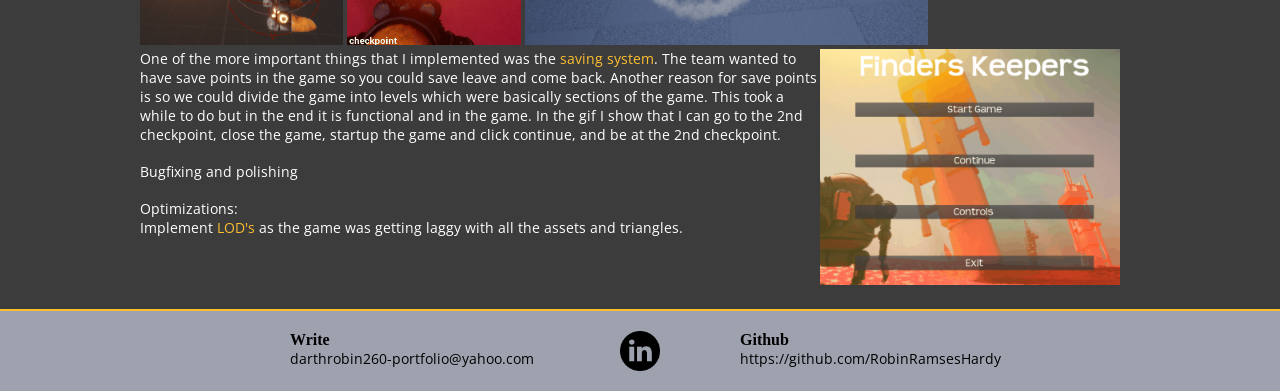
<file: Projects/finders-keepers.html>
<!DOCTYPE html>
<html>
	<head>
		<link rel="stylesheet" href="../styles.css"/>
		<title>Robin Hardy</title>
	</head>
	<body>
		<div class="header">
			<div class="maxPageWidth">
				<div class="halfWidthContainer">
					<div>
						<h1 class="name"><a href="../index.html">Robin Hardy</a> <span style="font-size:24px;">AI Programmer</span></h1>
					</div>
					<div class="headerButtonArea">
						<div class="halfWidthContainer">
							<div class="leftSide dropdown">
								<a href="../index.html" class="headerButton Selected">Projects</a>
								<div class="dropdown-content" style="width: 140px">
									<a href="../Projects/little-nightmares-3.html">Little Nightmares 3<br></a>
									<div class="dropdownRight">
										<a href="../Projects/Bewildered/bewildered.html">Bewildered ><br></a>
										<div class="dropdown-contentRight" style="width: 200px">
											<a href="../Projects/Bewildered/stup-detailed-explanation.html">STUP Detailed Explanation<br></a>
											<a href="../Projects/Bewildered/stup-with-code-snippets.html">STUP With Code Snippets<br></a>
										</div>
									</div>
									<a href="../Projects/sugar-blast.html">Sugar Blast<br></a>
									<a href="../Projects/custom-engine.html">Custom Engine<br></a>
									<a href="../Projects/finders-keepers.html">Finders Keepers<br></a>
								</div>
							</div>
							<div class="rightSide">
								<a href="../about-me.html" class="headerButton notSelected">About Me</a>
							</div>
						</div>
					</div>
				</div>
			</div>
		</div>
		<div class="maxPageWidth">
            <div style="margin-top: 80px;">
				<iframe width="1264" height="711" src="https://www.youtube-nocookie.com/embed/yJk595NcxQg?loop=1&playlist=yJk595NcxQg&autoplay=1&mute=1" 
				title="Finders Keepers Walkthrough" frameborder="0" allow="accelerometer; autoplay; clipboard-write; encrypted-media; gyroscope; 
				picture-in-picture; web-share" referrerpolicy="strict-origin-when-cross-origin" allowfullscreen></iframe>
				<p style="width: 540px; margin: auto">Since there is no trailer for the game due to the short amount of time we worked on it I have made a video where I go through the entire game.</p>
			</div>
            <div style="position: relative;">
				<h1 class="bigTitle">Finders Keepers</h1>
				<p>This is a 3rd person platforming game where you control a frog named Wart and a mech to reach the top of the tower.</p>
				<br>
				<p>This is the <span class="orangeText">first</span> project in which I worked with <span class="orangeText">other disciplines</span>, 
					the first time I worked with <span class="orangeText">Unreal Engine</span>, and the first time I <span class="orangeText">released 
					a game</span>.</p>
				<p>The concepting had already been done and now the game had to be fully developed and finished.</p>
				<p>I was a <span class="orangeText">Gameplay programmer</span> and worked on the wall climbing, <span class="orangeText">saving</span>, 
					and <span class="orangeText">VFX</span>.</p>
				<br>
				<p>Link to the game: <a href="https://buas.itch.io/finders-keepers" target="_blank" class="orangeText">
					https://buas.itch.io/finders-keepers</a></p>
				<br>
				<p>Details:</p>
				<div class="thirdWidthContainer">
                    <div>
                    	<p>1st-year project</p>
                        <p>Team: 9 people</p>
                        <p>Time: 8 weeks</p>
                        <p>Engine: <span class="orangeText">Unreal Engine 4</span></p>
                    </div>
                    <div>
                        <p>Team Composition:</p>
                        <p>PR: 2</p>
                        <p>DP: 3</p>
                        <p>VA: 4</p>
                    </div>
                </div>
			</div>
			<h1 class="mediumTitleWhite">My Contributions</h1>
			<div class="halfWidthContainer">
				<div style="width: 660px">
					<p>As mentioned my main contribution was the <span class="orangeText">wall climbing</span>. I made this feature from scratch as it 
						was planned but they didn't have time to make a prototype for it during the 2 weeks of concepting. On the right you can see the 
						result. Wart can climb on spherical surfaces as well as long as he has the stamina left to do so.</p>
				</div>
				<div>
					<img style="width: 340px" src="../Media/Other/Y1/Y1_WallClimbing.gif">
				</div>
			</div>
			<p>Besides this, I made most of the <span class="orangeText">VFX</span> for the game in a basic form that artists could then polish. If I 
				had to make the finished version, I would ask for feedback from the team and get pointers on how to improve it.</p>
			<p>Below here you can see gifs of VFX's I made. In the first one, you see the engine flame at first it didn't have the emission which was 
				added later by the artists. In the 2nd and 3rd gif there are smoke particle effects which took a lot of iterating to get to where they 
				are now as it was first using yellow dust and went in the wrong directions.</p>
			<img style="width: 203px" src="../Media/Other/Y1/Y1_DoubleJumpVFX1.gif">
			<img style="width: 174px" src="../Media/Other/Y1/Y1_DoubleJumpVFX2.gif">
			<img style="width: 403px" src="../Media/Other/Y1/Y1_LandingVFX.gif">
			<div class="halfWidthContainer">
				<div style="width: 680px">
					<p>One of the more important things that I implemented was the <span class="orangeText">saving system</span>. The team wanted to 
						have save points in the game so you could save leave and come back. Another reason for save points is so we could divide the 
						game into levels which were basically sections of the game. This took a while to do but in the end it is functional and in the 
						game. In the gif I show that I can go to the 2nd checkpoint, close the game, startup the game and click continue, and be at the 
						2nd checkpoint.</p>
					<br>
					<p>Bugfixing and polishing</p>
					<br>
					<p>Optimizations:</p>
					<p>Implement <span class="orangeText">LOD's</span> as the game was getting laggy with all the assets and triangles.</p>
				</div>
				<div>
					<img style="width: 300px" src="../Media/Other/Y1/Y1_Saving.gif">
				</div>
			</div>
		</div>
		<div class="footer">
			<div class="footerDetails">
				<div class="thirdWidthContainer">
					<div class="footerTextLeft">
						<b>Write</b>
						<p>darthrobin260-portfolio@yahoo.com</p>
					</div>
					<div style="margin: auto">
						<a href="https://linkedin.com/in/robin-hardy-26985a223/" target="_blank">
							<img style="width: 40px" src="../Media/Icons/linkedin.png">
						</a>
					</div>
					<div class="footerTextRight">
						<b>Github</b>
						<p>https://github.com/RobinRamsesHardy</p>
					</div>
				</div>
			</div>
		</div>
	</body>
</html>
</file>
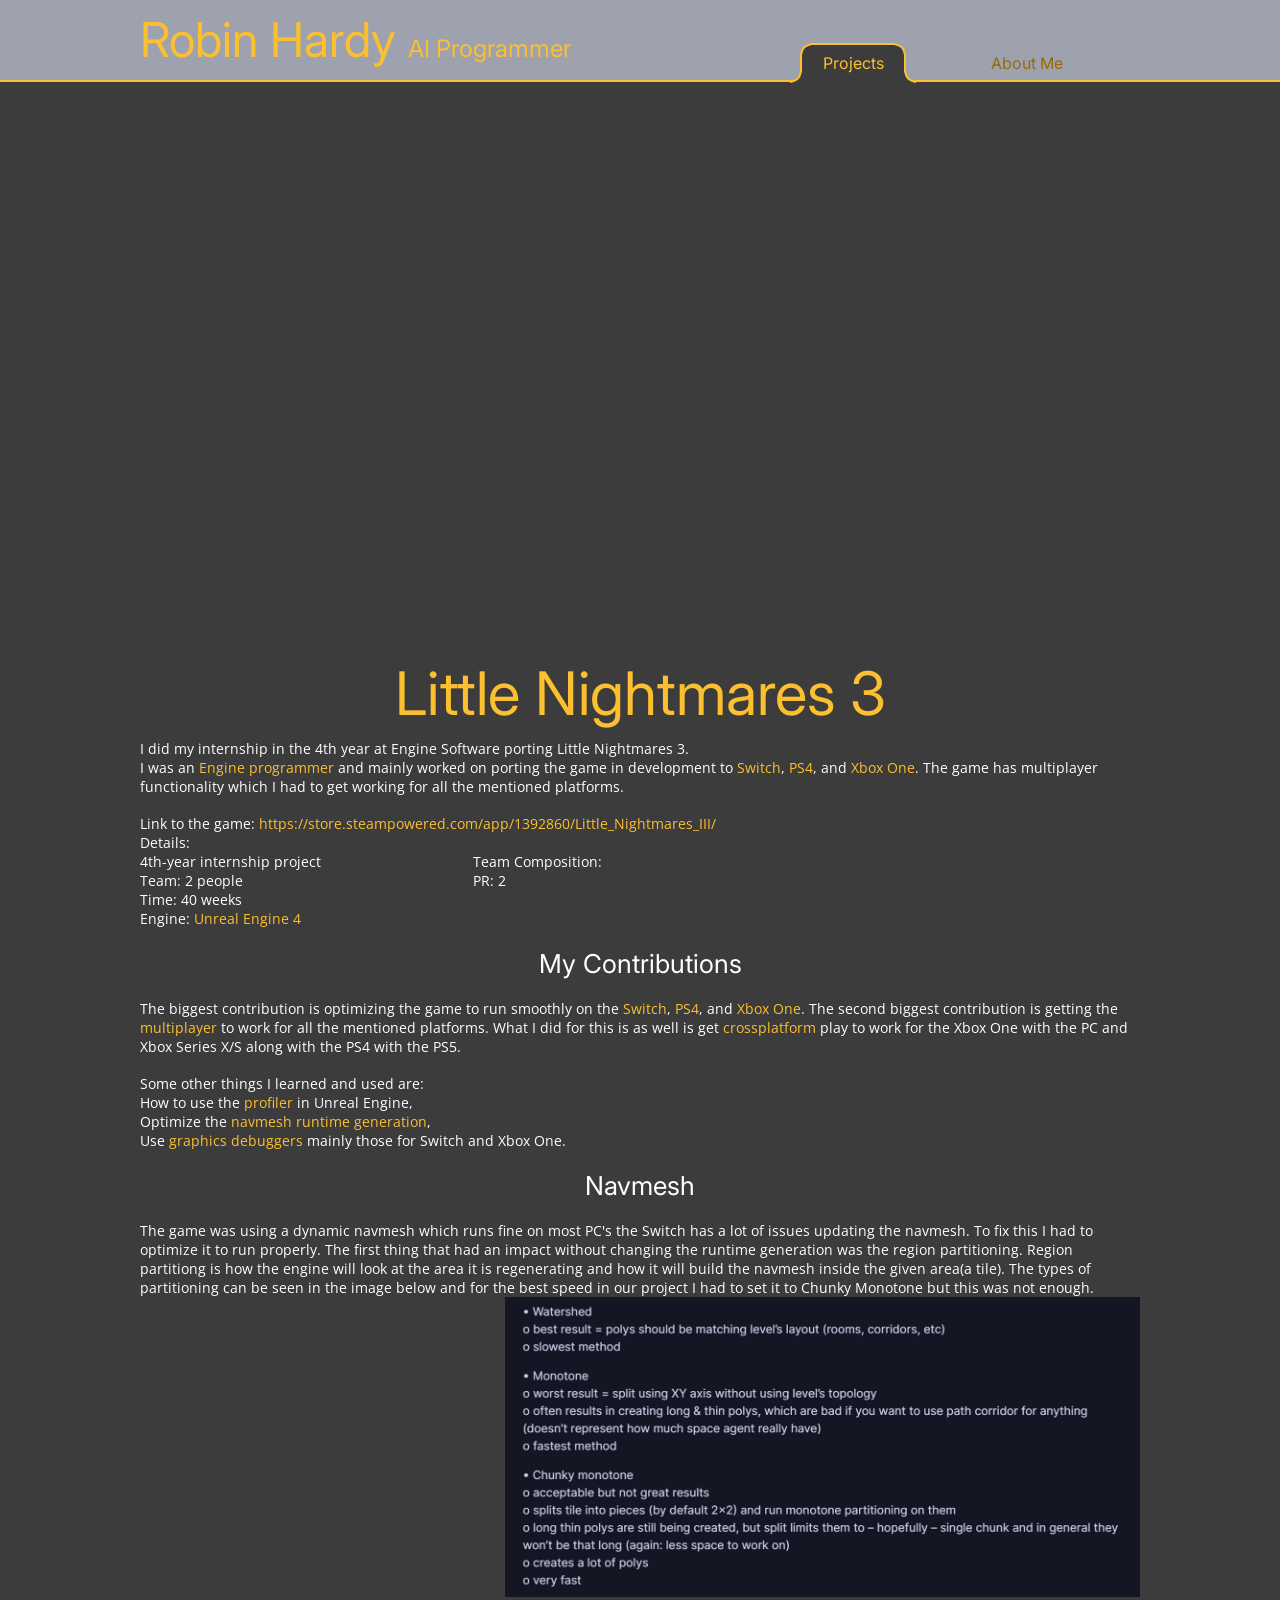
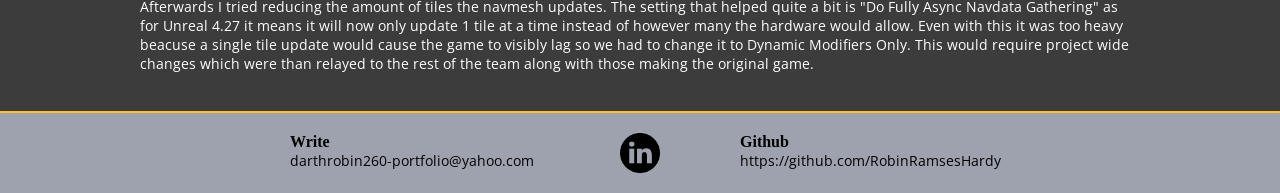
<file: Projects/little-nightmares-3.html>
<!DOCTYPE html>
<html>
	<head>
		<link rel="stylesheet" href="../styles.css"/>
		<title>Robin Hardy</title>
	</head>
	<body>
		<div class="header">
			<div class="maxPageWidth">
                <div class="halfWidthContainer">
					<div>
						<h1 class="name"><a href="../index.html">Robin Hardy</a> <span style="font-size:24px;">AI Programmer</span></h1>
					</div>
					<div class="headerButtonArea">
						<div class="halfWidthContainer">
							<div class="leftSide dropdown">
								<a href="../index.html" class="headerButton Selected">Projects</a>
								<div class="dropdown-content" style="width: 140px">
									<a href="../Projects/little-nightmares-3.html">Little Nightmares 3<br></a>
									<div class="dropdownRight">
										<a href="../Projects/Bewildered/bewildered.html">Bewildered ><br></a>
										<div class="dropdown-contentRight" style="width: 200px">
											<a href="../Projects/Bewildered/stup-detailed-explanation.html">STUP Detailed Explanation<br></a>
											<a href="../Projects/Bewildered/stup-with-code-snippets.html">STUP With Code Snippets<br></a>
										</div>
									</div>
									<a href="../Projects/sugar-blast.html">Sugar Blast<br></a>
									<a href="../Projects/custom-engine.html">Custom Engine<br></a>
									<a href="../Projects/finders-keepers.html">Finders Keepers<br></a>
								</div>
							</div>
							<div class="rightSide">
								<a href="../about-me.html" class="headerButton notSelected">About Me</a>
							</div>
						</div>
					</div>
				</div>
			</div>
		</div>
		<div class="maxPageWidth">
            <div style="margin-top: 80px;">
				<iframe width="1286" height="723" src="https://www.youtube-nocookie.com/embed/XFHOsobwFrA?loop=1&playlist=XFHOsobwFrA&autoplay=1&mute=1" 
                title="Little Nightmares III – Announcement Trailer" frameborder="0" allow="accelerometer; autoplay; clipboard-write; encrypted-media; 
                gyroscope; picture-in-picture; web-share" referrerpolicy="strict-origin-when-cross-origin" allowfullscreen></iframe>
			</div>
            <div style="position: relative;">
                <h1 class="bigTitle">Little Nightmares 3</h1>
                <p>I did my internship in the 4th year at Engine Software porting Little Nightmares 3.</p>
                <p>I was an <span class="orangeText">Engine programmer</span> and mainly worked on porting the game in development to 
                    <span class="orangeText">Switch</span>, <span class="orangeText">PS4</span>, and <span class="orangeText">Xbox One</span>. 
                    The game has multiplayer functionality which I had to get working for all the mentioned platforms.</p>
				<br>
				<p>Link to the game: <a href="https://store.steampowered.com/app/1392860/Little_Nightmares_III/" target="_blank" class="orangeText">
					https://store.steampowered.com/app/1392860/Little_Nightmares_III/</a></p>
                <p>Details:</p>
                <div class="thirdWidthContainer">
                    <div>
                        <p>4th-year internship project</p>
                        <p>Team: 2 people</p>
                        <p>Time: 40 weeks</p>
                        <p>Engine: <span class="orangeText">Unreal Engine 4</span></p>
                    </div>
                    <div>
                        <p>Team Composition:</p>
                        <p>PR: 2</p>
                    </div>
                </div>
                <h1 class="mediumTitleWhite">My Contributions</h1>
                <p>The biggest contribution is optimizing the game to run smoothly on the <span class="orangeText">Switch</span>, 
                    <span class="orangeText">PS4</span>, and <span class="orangeText">Xbox One</span>. The second biggest contribution is getting 
                    the <span class="orangeText">multiplayer</span> to work for all the mentioned platforms. What I did for this is as well is get 
                    <span class="orangeText">crossplatform</span> play to work for the Xbox One with the PC and Xbox Series X/S along with the PS4 
                    with the PS5.</p>
                <br>
                <p>Some other things I learned and used are:</p>
                <p>How to use the <span class="orangeText">profiler</span> in Unreal Engine,</p>
                <p>Optimize the <span class="orangeText">navmesh runtime generation</span>,</p>
                <p>Use <span class="orangeText">graphics debuggers</span> mainly those for Switch and Xbox One.</p>
                <h1 class="mediumTitleWhite">Navmesh</h1>
                <p>The game was using a dynamic navmesh which runs fine on most PC's the Switch has a lot of issues updating the navmesh. To fix this 
                    I had to optimize it to run properly. The first thing that had an impact without changing the runtime generation was the region 
                    partitioning. Region partitiong is how the engine will look at the area it is regenerating and how it will build the navmesh inside 
                    the given area(a tile). The types of partitioning can be seen in the image below and for the best speed in our project I had to set 
                    it to Chunky Monotone but this was not enough.</p>
                <a href="https://forums.unrealengine.com/t/navmesh-gap-simplemoveto-updates/287801/8" target="_blank">
                    <img class="homeProjectIcon" style="margin-right: 0px;" src="../Media/Other/Internship/Partitioning_Explanations.png">
                </a>
                <p>Afterwards I tried reducing the amount of tiles the navmesh updates. The setting that helped quite a bit is "Do Fully Async Navdata 
                    Gathering" as for Unreal 4.27 it means it will now only update 1 tile at a time instead of however many the hardware would allow. 
                    Even with this it was too heavy beacuse a single tile update would cause the game to visibly lag so we had to change it to Dynamic 
                    Modifiers Only. This would require project wide changes which were than relayed to the rest of the team along with those making the 
                    original game.</p>
                <br>
            </div>
		</div>
		<div class="footer">
			<div class="footerDetails">
				<div class="thirdWidthContainer">
					<div class="footerTextLeft">
						<b>Write</b>
						<p>darthrobin260-portfolio@yahoo.com</p>
					</div>
					<div style="margin: auto">
						<a href="https://linkedin.com/in/robin-hardy-26985a223/" target="_blank">
							<img style="width: 40px" src="../Media/Icons/linkedin.png">
						</a>
					</div>
					<div class="footerTextRight">
						<b>Github</b>
						<p>https://github.com/RobinRamsesHardy</p>
					</div>
				</div>
			</div>
		</div>
	</body>
</html>
</file>
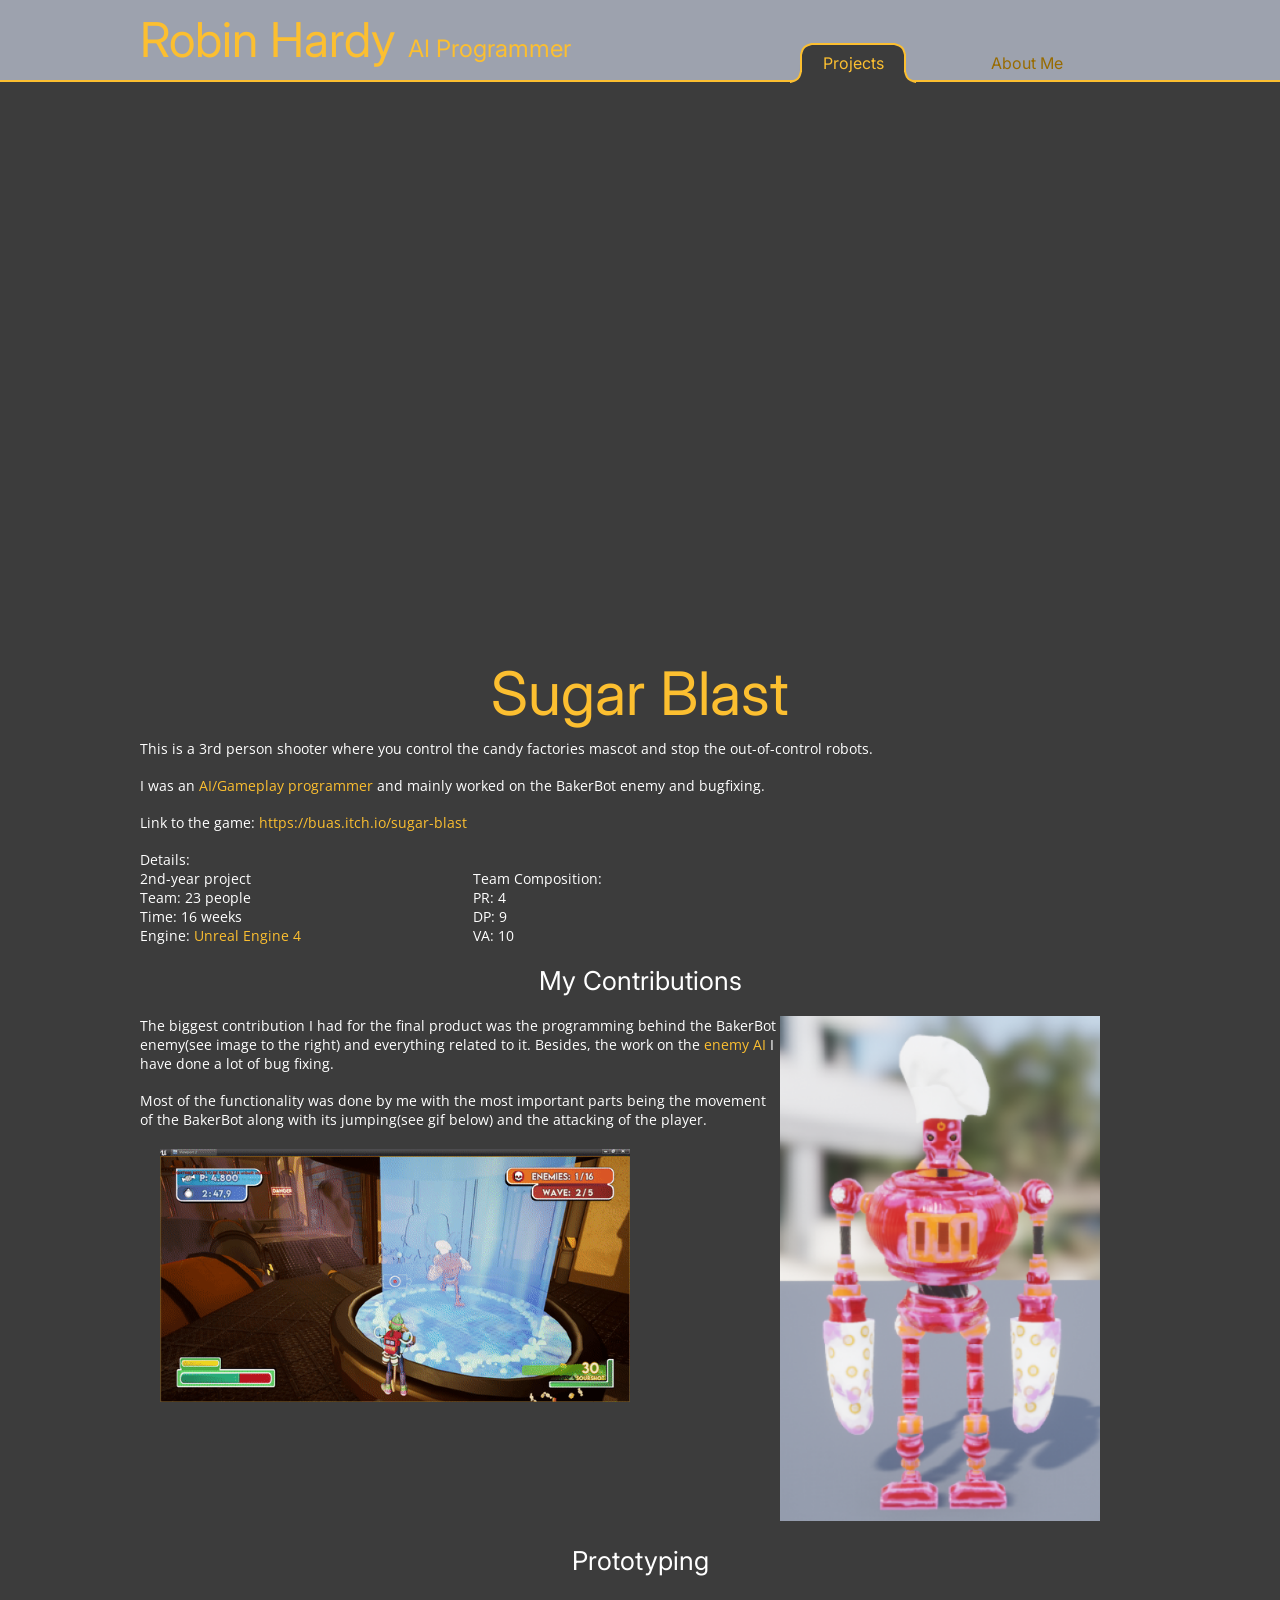
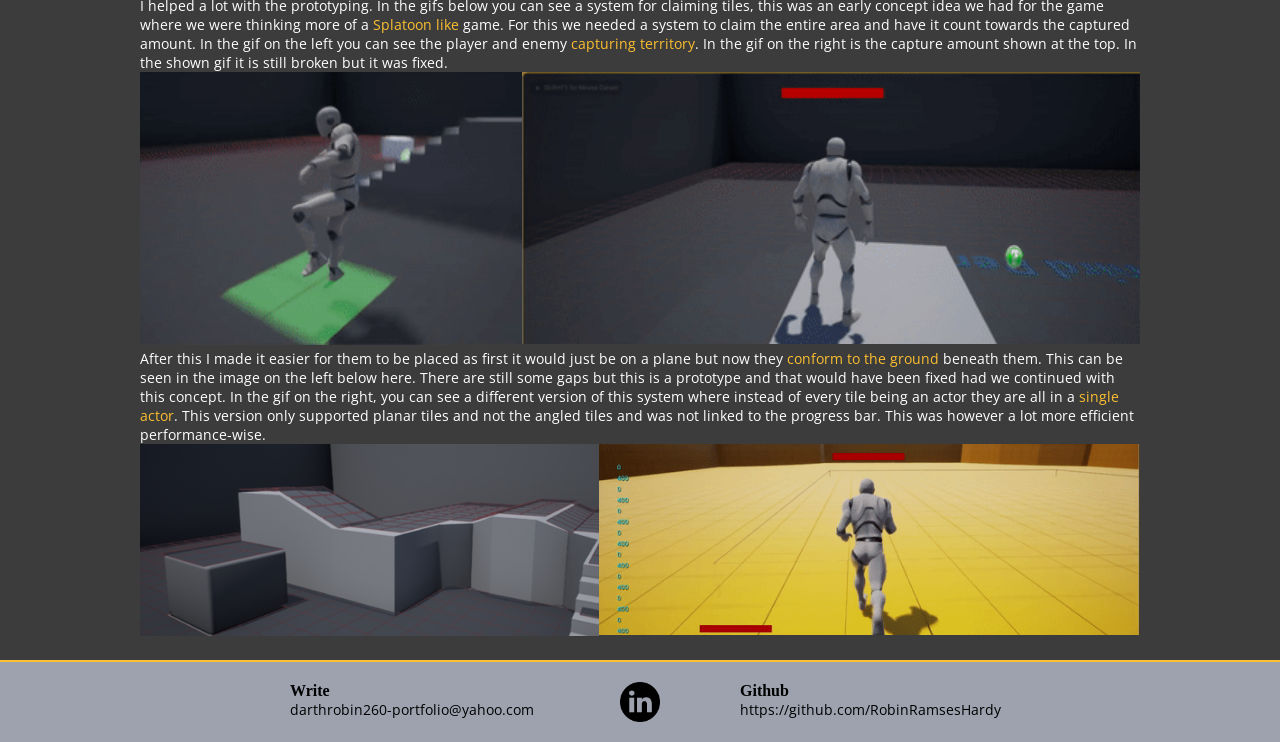
<file: Projects/sugar-blast.html>
<!DOCTYPE html>
<html>
	<head>
		<link rel="stylesheet" href="../styles.css"/>
		<title>Robin Hardy</title>
	</head>
	<body>
		<div class="header">
			<div class="maxPageWidth"><div class="halfWidthContainer">
					<div>
						<h1 class="name"><a href="../index.html">Robin Hardy</a> <span style="font-size:24px;">AI Programmer</span></h1>
					</div>
					<div class="headerButtonArea">
						<div class="halfWidthContainer">
							<div class="leftSide dropdown">
								<a href="../index.html" class="headerButton Selected">Projects</a>
								<div class="dropdown-content" style="width: 140px">
									<a href="../Projects/little-nightmares-3.html">Little Nightmares 3<br></a>
									<div class="dropdownRight">
										<a href="../Projects/Bewildered/bewildered.html">Bewildered ><br></a>
										<div class="dropdown-contentRight" style="width: 200px">
											<a href="../Projects/Bewildered/stup-detailed-explanation.html">STUP Detailed Explanation<br></a>
											<a href="../Projects/Bewildered/stup-with-code-snippets.html">STUP With Code Snippets<br></a>
										</div>
									</div>
									<a href="../Projects/sugar-blast.html">Sugar Blast<br></a>
									<a href="../Projects/custom-engine.html">Custom Engine<br></a>
									<a href="../Projects/finders-keepers.html">Finders Keepers<br></a>
								</div>
							</div>
							<div class="rightSide">
								<a href="../about-me.html" class="headerButton notSelected">About Me</a>
							</div>
						</div>
					</div>
				</div>
			</div>
		</div>
		<div class="maxPageWidth">
            <div style="margin-top: 80px;">
				<iframe width="1286" height="723" src="https://www.youtube-nocookie.com/embed/xmxc18wipqs?loop=1&playlist=xmxc18wipqs&autoplay=1&mute=1" 
				title="Sugar Blast Trailer" frameborder="0" allow="accelerometer; autoplay; clipboard-write; encrypted-media; gyroscope; 
				picture-in-picture; web-share" referrerpolicy="strict-origin-when-cross-origin" allowfullscreen></iframe>
			</div>
            <div style="position: relative;">
				<h1 class="bigTitle">Sugar Blast</h1>
				<p>This is a 3rd person shooter where you control the candy factories mascot and stop the out-of-control robots.</p>
				<br>
				<p>I was an <span class="orangeText">AI/Gameplay programmer</span> and mainly worked on the BakerBot enemy and bugfixing.</p>
				<br>
				<p>Link to the game: <a href="https://buas.itch.io/sugar-blast" target="_blank" class="orangeText">
					https://buas.itch.io/sugar-blast</a></p>
				<br>
				<p>Details:</p>
				<div class="thirdWidthContainer">
                    <div>
                    	<p>2nd-year project</p>
                        <p>Team: 23 people</p>
                        <p>Time: 16 weeks</p>
                        <p>Engine: <span class="orangeText">Unreal Engine 4</span></p>
                    </div>
                    <div>
                        <p>Team Composition:</p>
                        <p>PR: 4</p>
                        <p>DP: 9</p>
                        <p>VA: 10</p>
                    </div>
                </div>
			</div>
			<h1 class="mediumTitleWhite">My Contributions</h1>
			<div class="halfWidthContainer">
				<div style="width: 640px">
					<p>The biggest contribution I had for the final product was the programming behind the BakerBot enemy(see image to the right) and 
						everything related to it. Besides, the work on the <span class="orangeText">enemy AI</span> I have done a lot of bug fixing.</p>
					<br>
					<p>Most of the functionality was done by me with the most important parts being the movement of the BakerBot along with its 
						jumping(see gif below) and the attacking of the player.</p>
					<img style="width: 470px; padding: 20px" src="../Media/Other/Y2/BakerBotJumping.gif">
				</div>
				<div>
					<img style="width: 320px" src="../Media/Other/Y2/BakerBot.png">
				</div>
			</div>
			<h1 class="mediumTitleWhite">Prototyping</h1>
			<p>I helped a lot with the prototyping. In the gifs below you can see a system for claiming tiles, this was an early concept idea we had for 
				the game where we were thinking more of a <span class="orangeText">Splatoon like</span> game. For this we needed a system to claim the 
				entire area and have it count towards the captured amount. In the gif on the left you can see the player and enemy 
				<span class="orangeText">capturing territory</span>. In the gif on the right is the capture amount shown at the top. In the shown gif it 
				is still broken but it was fixed.</p>
			<div class="halfWidthContainer">
				<div>
					<img style="width: 382px" src="../Media/Other/Y2/Y2_ClaimingTiles.gif">
				</div>
				<div>
					<img style="width: 618px" src="../Media/Other/Y2/Y2_ProgressBar.gif">
				</div>
			</div>
			<p>After this I made it easier for them to be placed as first it would just be on a plane but now they <span class="orangeText">conform to 
				the ground</span> beneath them. This can be seen in the image on the left below here. There are still some gaps but this is a prototype 
				and that would have been fixed had we continued with this concept. In the gif on the right, you can see a different version of this 
				system where instead of every tile being an actor they are all in a <span class="orangeText">single actor</span>. This version only 
				supported planar tiles and not the angled tiles and was not linked to the progress bar. This was however a lot more efficient 
				performance-wise.</p>
			<div class="halfWidthContainer">
				<div>
					<img style="width: 459px" src="../Media/Other/Y2/Y2_Tiles.png">
				</div>
				<div>
					<img style="width: 541px" src="../Media/Other/Y2/Y2_MathmaticalGrid.gif">
				</div>
			</div>
		</div>
		<div class="footer">
			<div class="footerDetails">
				<div class="thirdWidthContainer">
					<div class="footerTextLeft">
						<b>Write</b>
						<p>darthrobin260-portfolio@yahoo.com</p>
					</div>
					<div style="margin: auto">
						<a href="https://linkedin.com/in/robin-hardy-26985a223/" target="_blank">
							<img style="width: 40px" src="../Media/Icons/linkedin.png">
						</a>
					</div>
					<div class="footerTextRight">
						<b>Github</b>
						<p>https://github.com/RobinRamsesHardy</p>
					</div>
				</div>
			</div>
		</div>
	</body>
</html>
</file>
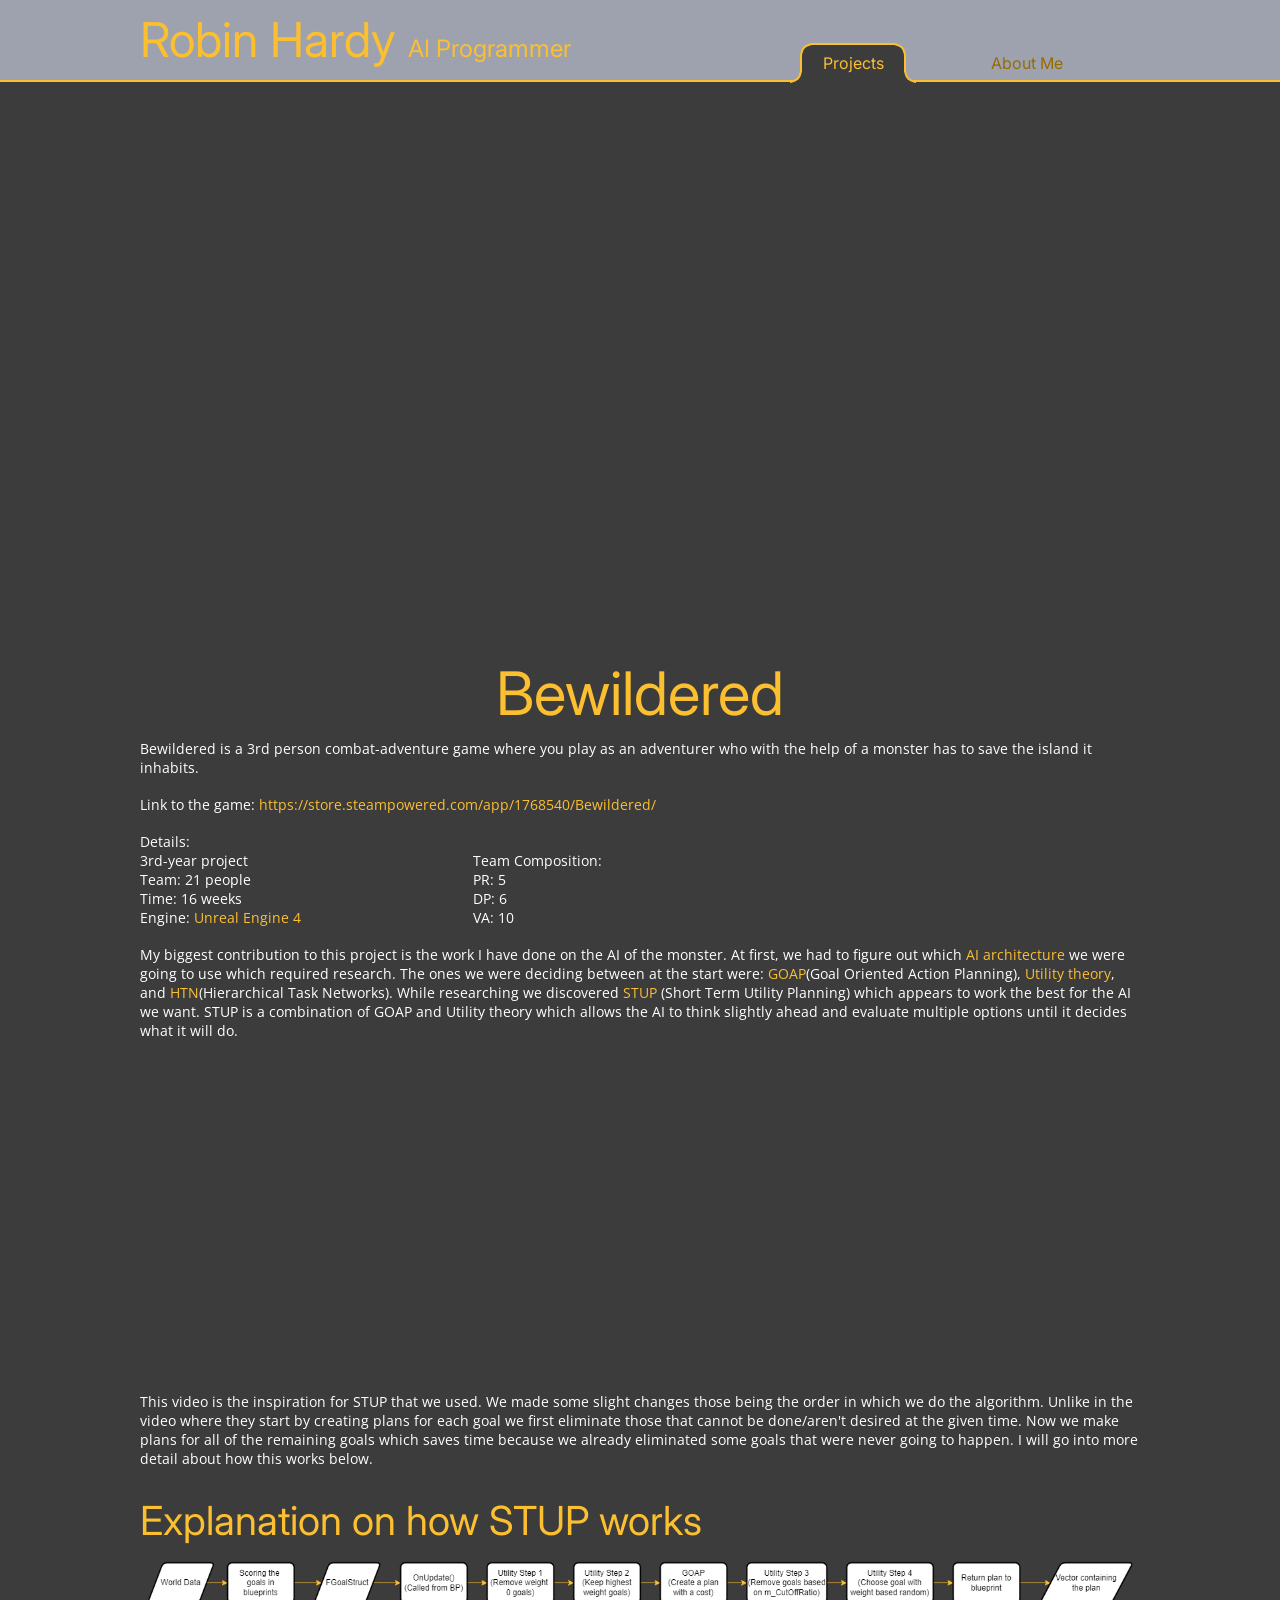
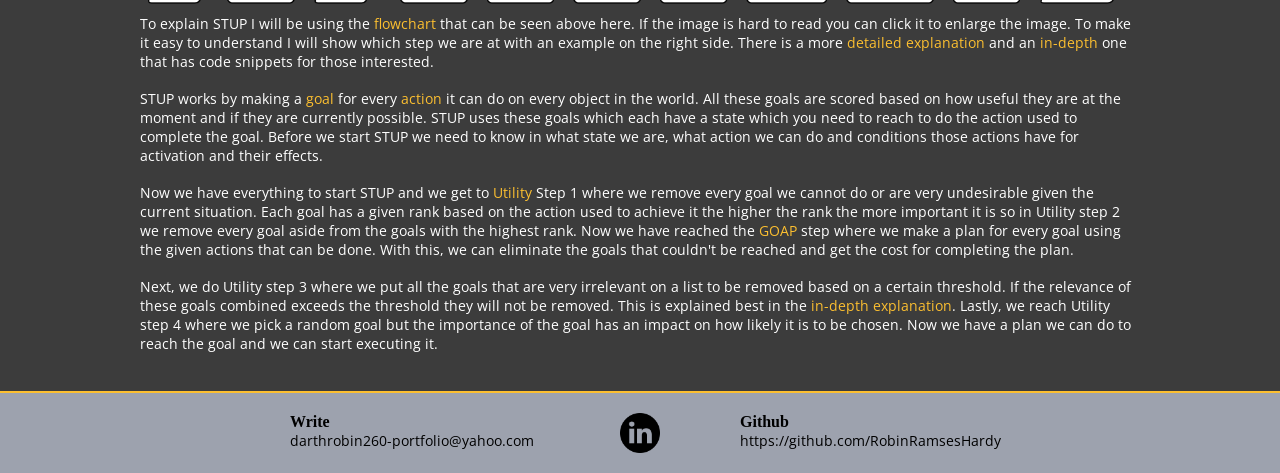
<file: Projects/Bewildered/bewildered.html>
<!DOCTYPE html>
<html>
	<head>
		<link rel="stylesheet" href="../../styles.css"/>
		<title>Robin Hardy</title>
	</head>
	<body>
		<div class="header">
			<div class="maxPageWidth">
				<div class="halfWidthContainer">
					<div>
						<h1 class="name"><a href="../../index.html">Robin Hardy</a> <span style="font-size:24px;">AI Programmer</span></h1>
					</div>
					<div class="headerButtonArea">
						<div class="halfWidthContainer">
							<div class="leftSide dropdown">
								<a href="../../index.html" class="headerButton Selected">Projects</a>
								<div class="dropdown-content" style="width: 140px">
									<a href="../../Projects/little-nightmares-3.html">Little Nightmares 3<br></a>
									<div class="dropdownRight">
										<a href="../../Projects/Bewildered/bewildered.html">Bewildered ><br></a>
										<div class="dropdown-contentRight" style="width: 200px">
											<a href="../../Projects/Bewildered/stup-detailed-explanation.html">STUP Detailed Explanation<br></a>
											<a href="../../Projects/Bewildered/stup-with-code-snippets.html">STUP With Code Snippets<br></a>
										</div>
									</div>
									<a href="../../Projects/sugar-blast.html">Sugar Blast<br></a>
									<a href="../../Projects/custom-engine.html">Custom Engine<br></a>
									<a href="../../Projects/finders-keepers.html">Finders Keepers<br></a>
								</div>
							</div>
							<div class="rightSide">
								<a href="../../about-me.html" class="headerButton notSelected">About Me</a>
							</div>
						</div>
					</div>
				</div>
			</div>
		</div>
		<div class="maxPageWidth">
            <div style="margin-top: 80px;">
				<iframe width="1286" height="723" src="https://www.youtube-nocookie.com/embed/D_ekOysX0PI?loop=1&playlist=D_ekOysX0PI&autoplay=1&mute=1" 
				title="Bewildered teaser trailer -- Unreal engine 4 -- Breda University of Applied Sciences (Buas)" frameborder="0" allow="accelerometer; 
				autoplay; clipboard-write; encrypted-media; gyroscope; picture-in-picture; web-share" referrerpolicy="strict-origin-when-cross-origin" 
				allowfullscreen></iframe>
			</div>
            <div style="position: relative;">
				<h1 class="bigTitle">Bewildered</h1>
				<p>Bewildered is a 3rd person combat-adventure game where you play as an adventurer who with the help of a monster has to save the island 
					it inhabits.</p>
				<br>
				<p>Link to the game: <a href="https://store.steampowered.com/app/1768540/Bewildered/" target="_blank" class="orangeText">
					https://store.steampowered.com/app/1768540/Bewildered/</a></p>
				<br>
				<p>Details:</p>
				<div class="thirdWidthContainer">
                    <div>
                    	<p>3rd-year project</p>
                        <p>Team: 21 people</p>
                        <p>Time: 16 weeks</p>
                        <p>Engine: <span class="orangeText">Unreal Engine 4</span></p>
                    </div>
                    <div>
                        <p>Team Composition:</p>
                        <p>PR: 5</p>
                        <p>DP: 6</p>
                        <p>VA: 10</p>
                    </div>
                </div>
				<br>
				<p>My biggest contribution to this project is the work I have done on the AI of the monster. At first, we had to figure out which 
					<span class="orangeText">AI architecture</span> we were going to use which required research. The ones we were deciding between at 
					the start were: <span class="orangeText">GOAP</span>(Goal Oriented Action Planning), <span class="orangeText">Utility theory</span>, 
					and <span class="orangeText">HTN</span>(Hierarchical Task Networks). While researching we discovered <span class="orangeText">STUP	
					</span>(Short Term Utility Planning) which appears to work the best for the AI we want. STUP is a combination of GOAP and Utility 
					theory which allows the AI to think slightly ahead and evaluate multiple options until it decides what it will do.</p>
				<div style="width: 620px; margin: auto;">
					<iframe width="1286" height="723" src="https://www.youtube-nocookie.com/embed/gJo6GBCGERE?loop=1&playlist=gJo6GBCGERE&autoplay=1&mute=1" 
					title="Choosing an AI Approach: Utility-based, GOAP, etc. (Game Dev VLOG #11)" frameborder="0" allow="accelerometer; autoplay; 
					clipboard-write; encrypted-media; gyroscope; picture-in-picture; web-share" referrerpolicy="strict-origin-when-cross-origin" 
					allowfullscreen></iframe>
				</div>
				<p>This video is the inspiration for STUP that we used. We made some slight changes those being the order in which we do the algorithm. 
					Unlike in the video where they start by creating plans for each goal we first eliminate those that cannot be done/aren't desired at 
					the given time. Now we make plans for all of the remaining goals which saves time because we already eliminated some goals that were
					 never going to happen. I will go into more detail about how this works below.</p>
				<br>
				<h1 class="mediumTitle" style="text-align: left;">Explanation on how STUP works</h1>
				<img class="maxPageWidth" src="../../Media/FlowChart/STUP_Flow_Chart_Part_0.png">
				<p>To explain STUP I will be using the <span class="orangeText">flowchart</span> that can be seen above here. If the image is hard to 
					read you can click it to enlarge the image. To make it easy to understand I will show which step we are at with an example on the 
					right side. There is a more <a class="orangeText" href="../../Projects/Bewildered/stup-detailed-explanation.html">detailed explanation
					</a> and an <a class="orangeText" href="../../Projects/Bewildered/stup-with-code-snippets.html">in-depth</a> one that has code snippets 
					for those interested.</p>
				<br>
				<p>STUP works by making a <span class="orangeText">goal</span> for every <span class="orangeText">action</span> it can do on every 
					object in the world. All these goals are scored based on how useful they are at the moment and if they are currently possible. STUP 
					uses these goals which each have a state which you need to reach to do the action used to complete the goal. Before we start STUP we 
					need to know in what state we are, what action we can do and conditions those actions have for activation and their effects.</p>
				<br>
				<p>Now we have everything to start STUP and we get to <span class="orangeText">Utility</span> Step 1 where we remove every goal we cannot 
					do or are very undesirable given the current situation. Each goal has a given rank based on the action used to achieve it the higher 
					the rank the more important it is so in Utility step 2 we remove every goal aside from the goals with the highest rank. Now we have 
					reached the <span class="orangeText">GOAP</span> step where we make a plan for every goal using the given actions that can be done. 
					With this, we can eliminate the goals that couldn't be reached and get the cost for completing the plan.</p>
				<br>
				<p>Next, we do Utility step 3 where we put all the goals that are very irrelevant on a list to be removed based on a certain threshold. 
					If the relevance of these goals combined exceeds the threshold they will not be removed. This is explained best in the 
					<a class="orangeText" href="../../Projects/Bewildered/stup-with-code-snippets.html">in-depth explanation</a>. Lastly, we reach Utility 
					step 4 where we pick a random goal but the importance of the goal has an impact on how likely it is to be chosen. Now we have a plan 
					we can do to reach the goal and we can start executing it.</p>
				<br>
			</div>
		</div>
		<div class="footer">
			<div class="footerDetails">
				<div class="thirdWidthContainer">
					<div class="footerTextLeft">
						<b>Write</b>
						<p>darthrobin260-portfolio@yahoo.com</p>
					</div>
					<div style="margin: auto">
						<a href="https://linkedin.com/in/robin-hardy-26985a223/" target="_blank">
							<img style="width: 40px" src="../../Media/Icons/linkedin.png">
						</a>
					</div>
					<div class="footerTextRight">
						<b>Github</b>
						<p>https://github.com/RobinRamsesHardy</p>
					</div>
				</div>
			</div>
		</div>
	</body>
</html>
</file>
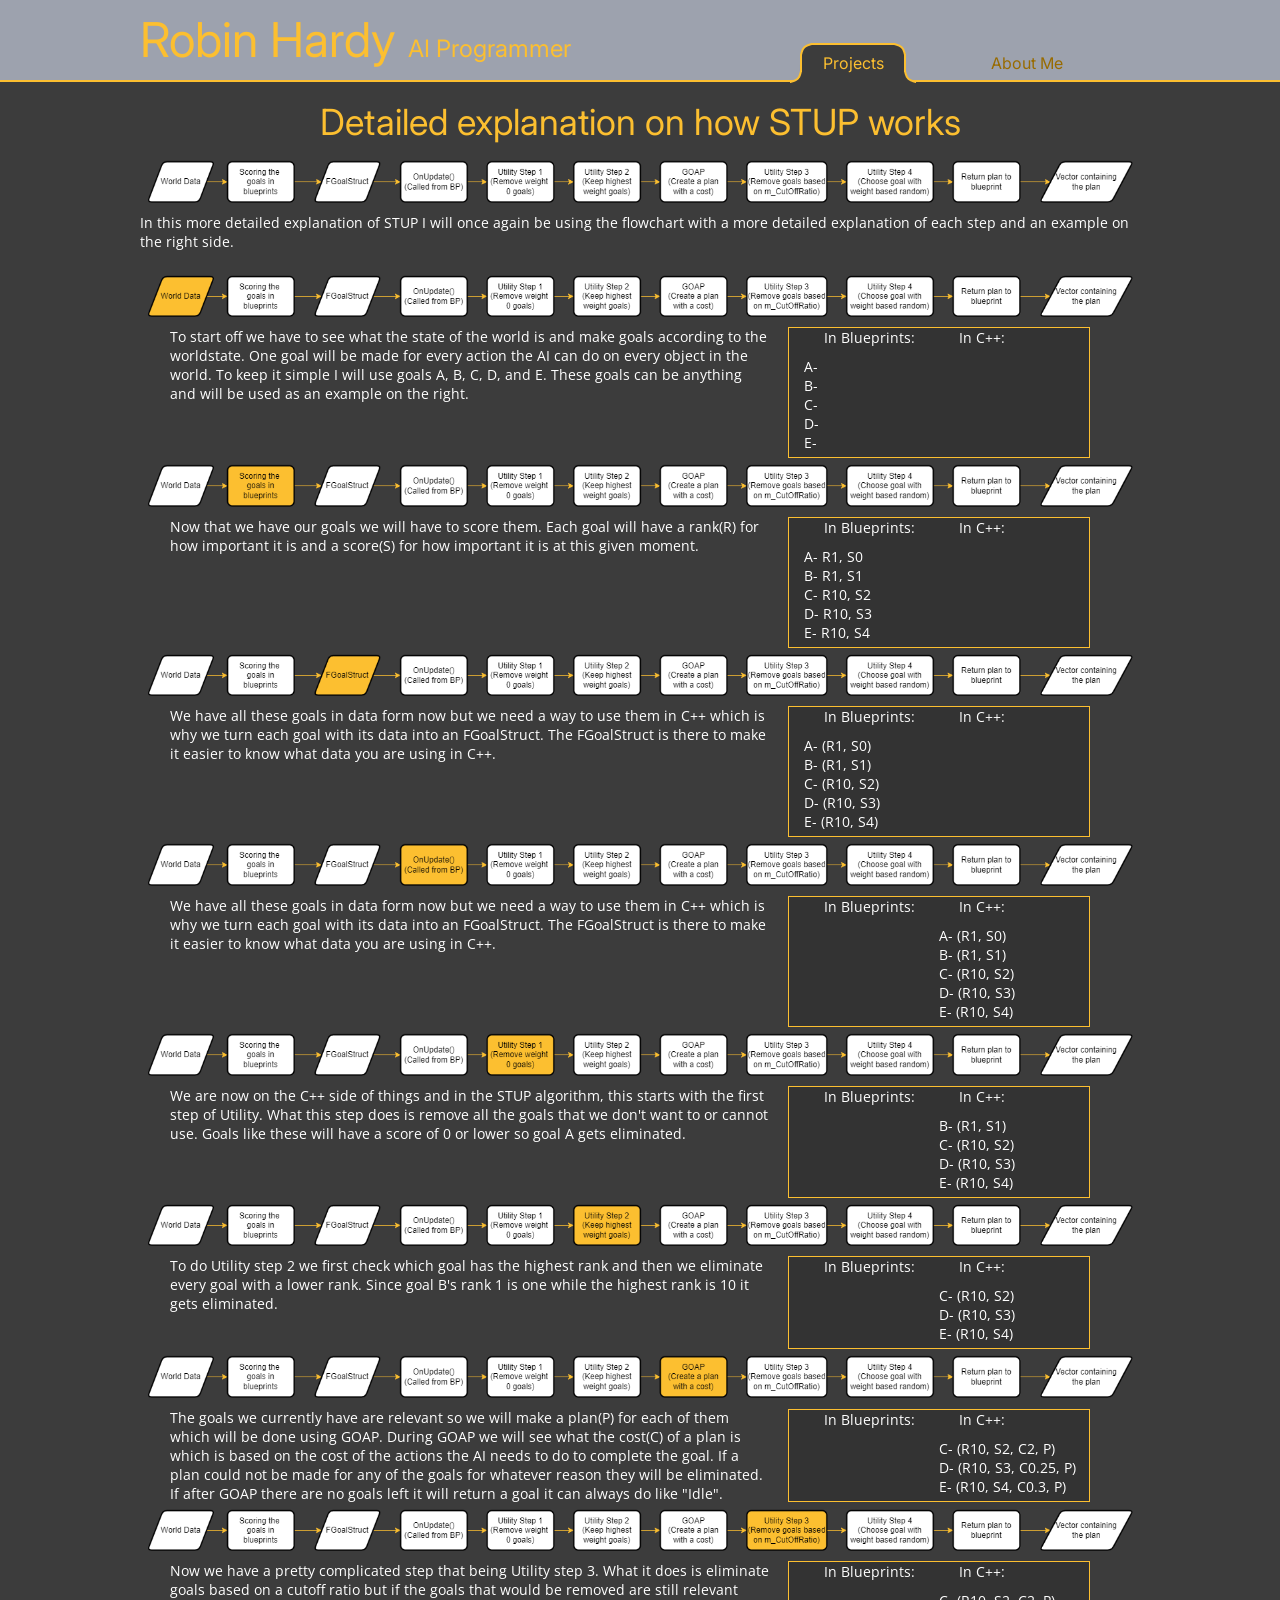
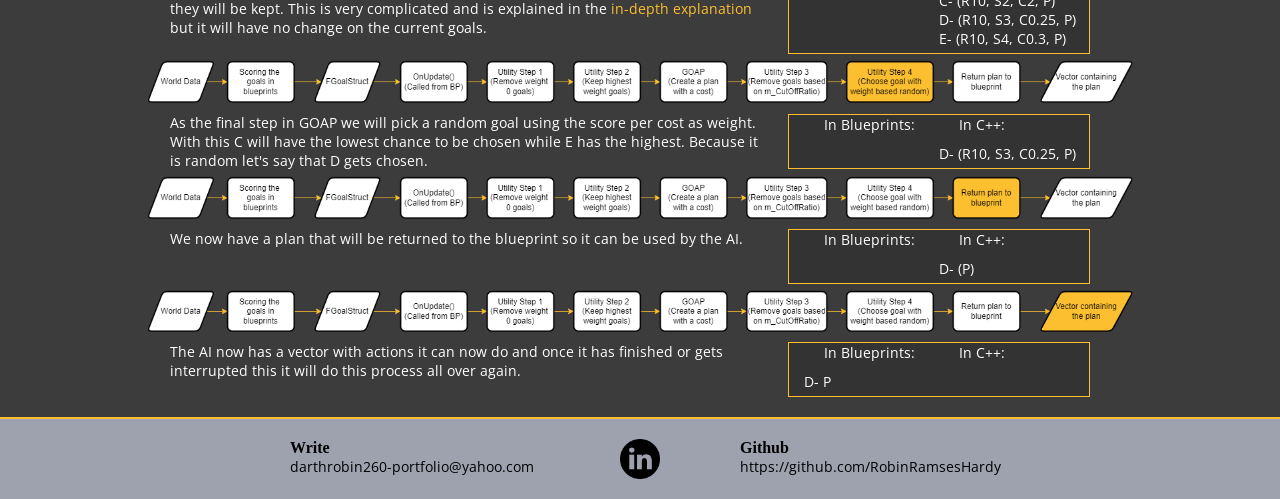
<file: Projects/Bewildered/stup-detailed-explanation.html>
<!DOCTYPE html>
<html>
	<head>
		<link rel="stylesheet" href="../../styles.css"/>
		<title>Robin Hardy</title>
	</head>
	<body>
		<div class="header">
			<div class="maxPageWidth">
				<div class="halfWidthContainer">
					<div>
						<h1 class="name"><a href="../../index.html">Robin Hardy</a> <span style="font-size:24px;">AI Programmer</span></h1>
					</div>
					<div class="headerButtonArea">
						<div class="halfWidthContainer">
							<div class="leftSide dropdown">
								<a href="../../index.html" class="headerButton Selected">Projects</a>
								<div class="dropdown-content" style="width: 140px">
									<a href="../../Projects/little-nightmares-3.html">Little Nightmares 3<br></a>
									<div class="dropdownRight">
										<a href="../../Projects/Bewildered/bewildered.html">Bewildered ><br></a>
										<div class="dropdown-contentRight" style="width: 200px">
											<a href="../../Projects/Bewildered/stup-detailed-explanation.html">STUP Detailed Explanation<br></a>
											<a href="../../Projects/Bewildered/stup-with-code-snippets.html">STUP With Code Snippets<br></a>
										</div>
									</div>
									<a href="../../Projects/sugar-blast.html">Sugar Blast<br></a>
									<a href="../../Projects/custom-engine.html">Custom Engine<br></a>
									<a href="../../Projects/finders-keepers.html">Finders Keepers<br></a>
								</div>
							</div>
							<div class="rightSide">
								<a href="../../about-me.html" class="headerButton notSelected">About Me</a>
							</div>
						</div>
					</div>
				</div>
			</div>
		</div>
		<div class="maxPageWidth">
			<div style="margin-top: 80px; position: relative;">
				<h1 style="padding-top: 20px; font-size: 36px;">Detailed explanation on how STUP works</h1>
            	<img class="maxPageWidth" src="../../Media/FlowChart/STUP_Flow_Chart_Part_0.png">
				<p>In this more detailed explanation of STUP I will once again be using the flowchart with a more detailed explanation of each step and an 
					example on the right side.</p>
				<br>
				<img class="maxPageWidth" src="../../Media/FlowChart/STUP_Flow_Chart_Part_01.png">
				<div class="halfWidthContainer">
					<div class="STUPDetailExplanation">
						<p>To start off we have to see what the state of the world is and make goals according to the worldstate. One goal will be made 
							for every action the AI can do on every object in the world. To keep it simple I will use goals A, B, C, D, and E. These 
							goals can be anything and will be used as an example on the right.</p>
					</div>
					<div class="STUPDetail">
						<div class="STUPDetailContainer">
							<div style="padding-left: 15px">
								<p style="padding-left: 20px">In Blueprints:</p>
								<p style="padding-top: 10px">A-</p>
								<p>B-</p>
								<p>C-</p>
								<p>D-</p>
								<p>E-</p>
							</div>
							<div>
								<p style="padding-left: 20px">In C++:</p>
							</div>
						</div>
					</div>
				</div>
				<img class="maxPageWidth" src="../../Media/FlowChart/STUP_Flow_Chart_Part_02.png">
				<div class="halfWidthContainer">
					<div class="STUPDetailExplanation">
						<p>Now that we have our goals we will have to score them. Each goal will have a rank(R) for how important it is and a score(S) 
							for how important it is at this given moment.</p>
					</div>
					<div class="STUPDetail">
						<div class="STUPDetailContainer">
							<div style="padding-left: 15px">
								<p style="padding-left: 20px">In Blueprints:</p>
								<p style="padding-top: 10px">A- R1, S0</p>
								<p>B- R1, S1</p>
								<p>C- R10, S2</p>
								<p>D- R10, S3</p>
								<p>E- R10, S4</p>
							</div>
							<div>
								<p style="padding-left: 20px">In C++:</p>
							</div>
						</div>
					</div>
				</div>
				<img class="maxPageWidth" src="../../Media/FlowChart/STUP_Flow_Chart_Part_03.png">
				<div class="halfWidthContainer">
					<div class="STUPDetailExplanation">
						<p>We have all these goals in data form now but we need a way to use them in C++ which is why we turn each goal with its data 
							into an FGoalStruct. The FGoalStruct is there to make it easier to know what data you are using in C++.</p>
					</div>
					<div class="STUPDetail">
						<div class="STUPDetailContainer">
							<div style="padding-left: 15px">
								<p style="padding-left: 20px">In Blueprints:</p>
								<p style="padding-top: 10px">A- (R1, S0)</p>
								<p>B- (R1, S1)</p>
								<p>C- (R10, S2)</p>
								<p>D- (R10, S3)</p>
								<p>E- (R10, S4)</p>
							</div>
							<div>
								<p style="padding-left: 20px">In C++:</p>
							</div>
						</div>
					</div>
				</div>
				<img class="maxPageWidth" src="../../Media/FlowChart/STUP_Flow_Chart_Part_04.png">
				<div class="halfWidthContainer">
					<div class="STUPDetailExplanation">
						<p>We have all these goals in data form now but we need a way to use them in C++ which is why we turn each goal with its data 
							into an FGoalStruct. The FGoalStruct is there to make it easier to know what data you are using in C++.</p>
					</div>
					<div class="STUPDetail">
						<div class="STUPDetailContainer">
							<div style="padding-left: 15px">
								<p style="padding-left: 20px">In Blueprints:</p>
							</div>
							<div>
								<p style="padding-left: 20px">In C++:</p>
								<p style="padding-top: 10px">A- (R1, S0)</p>
								<p>B- (R1, S1)</p>
								<p>C- (R10, S2)</p>
								<p>D- (R10, S3)</p>
								<p>E- (R10, S4)</p>
							</div>
						</div>
					</div>
				</div>
				<img class="maxPageWidth" src="../../Media/FlowChart/STUP_Flow_Chart_Part_05.png">
				<div class="halfWidthContainer">
					<div class="STUPDetailExplanation">
						<p>We are now on the C++ side of things and in the STUP algorithm, this starts with the first step of Utility. What this step 
							does is remove all the goals that we don't want to or cannot use. Goals like these will have a score of 0 or lower so goal 
							A gets eliminated.</p>
					</div>
					<div class="STUPDetail">
						<div class="STUPDetailContainer">
							<div style="padding-left: 15px">
								<p style="padding-left: 20px">In Blueprints:</p>
							</div>
							<div>
								<p style="padding-left: 20px">In C++:</p>
								<p style="padding-top: 10px">B- (R1, S1)</p>
								<p>C- (R10, S2)</p>
								<p>D- (R10, S3)</p>
								<p>E- (R10, S4)</p>
							</div>
						</div>
					</div>
				</div>
				<img class="maxPageWidth" src="../../Media/FlowChart/STUP_Flow_Chart_Part_06.png">
				<div class="halfWidthContainer">
					<div class="STUPDetailExplanation">
						<p>To do Utility step 2 we first check which goal has the highest rank and then we eliminate every goal with a lower rank. Since 
							goal B's rank 1 is one while the highest rank is 10 it gets eliminated.</p>
					</div>
					<div class="STUPDetail">
						<div class="STUPDetailContainer">
							<div style="padding-left: 15px">
								<p style="padding-left: 20px">In Blueprints:</p>
							</div>
							<div>
								<p style="padding-left: 20px">In C++:</p>
								<p style="padding-top: 10px">C- (R10, S2)</p>
								<p>D- (R10, S3)</p>
								<p>E- (R10, S4)</p>
							</div>
						</div>
					</div>
				</div>
				<img class="maxPageWidth" src="../../Media/FlowChart/STUP_Flow_Chart_Part_07.png">
				<div class="halfWidthContainer">
					<div class="STUPDetailExplanation">
						<p>The goals we currently have are relevant so we will make a plan(P) for each of them which will be done using GOAP. During 
							GOAP we will see what the cost(C) of a plan is which is based on the cost of the actions the AI needs to do to complete the 
							goal. If a plan could not be made for any of the goals for whatever reason they will be eliminated. If after GOAP there are 
							no goals left it will return a goal it can always do like "Idle".</p>
					</div>
					<div class="STUPDetail">
						<div class="STUPDetailContainer">
							<div style="padding-left: 15px">
								<p style="padding-left: 20px">In Blueprints:</p>
							</div>
							<div>
								<p style="padding-left: 20px">In C++:</p>
								<p style="padding-top: 10px">C- (R10, S2, C2, P)</p>
								<p>D- (R10, S3, C0.25, P)</p>
								<p>E- (R10, S4, C0.3, P)</p>
							</div>
						</div>
					</div>
				</div>
				<img class="maxPageWidth" src="../../Media/FlowChart/STUP_Flow_Chart_Part_08.png">
				<div class="halfWidthContainer">
					<div class="STUPDetailExplanation">
						<p>Now we have a pretty complicated step that being Utility step 3. What it does is eliminate goals based on a cutoff ratio but 
							if the goals that would be removed are still relevant they will be kept. This is very complicated and is explained in the 
							<a class="orangeText" href="../../Projects/Bewildered/stup-with-code-snippets.html">in-depth explanation</a> but it will have no 
							change on the current goals.</p>
					</div>
					<div class="STUPDetail">
						<div class="STUPDetailContainer">
							<div style="padding-left: 15px">
								<p style="padding-left: 20px">In Blueprints:</p>
							</div>
							<div>
								<p style="padding-left: 20px">In C++:</p>
								<p style="padding-top: 10px">C- (R10, S2, C2, P)</p>
								<p>D- (R10, S3, C0.25, P)</p>
								<p>E- (R10, S4, C0.3, P)</p>
							</div>
						</div>
					</div>
				</div>
				<img class="maxPageWidth" src="../../Media/FlowChart/STUP_Flow_Chart_Part_09.png">
				<div class="halfWidthContainer">
					<div class="STUPDetailExplanation">
						<p>As the final step in GOAP we will pick a random goal using the score per cost as weight. With this C will have the lowest 
							chance to be chosen while E has the highest. Because it is random let's say that D gets chosen.</p>
					</div>
					<div class="STUPDetail">
						<div class="STUPDetailContainer">
							<div style="padding-left: 15px">
								<p style="padding-left: 20px">In Blueprints:</p>
							</div>
							<div>
								<p style="padding-left: 20px">In C++:</p>
								<p style="padding-top: 10px">D- (R10, S3, C0.25, P)</p>
							</div>
						</div>
					</div>
				</div>
				<img class="maxPageWidth" src="../../Media/FlowChart/STUP_Flow_Chart_Part_10.png">
				<div class="halfWidthContainer">
					<div class="STUPDetailExplanation">
						<p>We now have a plan that will be returned to the blueprint so it can be used by the AI.</p>
					</div>
					<div class="STUPDetail">
						<div class="STUPDetailContainer">
							<div style="padding-left: 15px">
								<p style="padding-left: 20px">In Blueprints:</p>
							</div>
							<div>
								<p style="padding-left: 20px">In C++:</p>
								<p style="padding-top: 10px">D- (P)</p>
							</div>
						</div>
					</div>
				</div>
				<img class="maxPageWidth" src="../../Media/FlowChart/STUP_Flow_Chart_Part_11.png">
				<div class="halfWidthContainer">
					<div class="STUPDetailExplanation">
						<p>The AI now has a vector with actions it can now do and once it has finished or gets interrupted this it will do this process 
							all over again.</p>
					</div>
					<div class="STUPDetail">
						<div class="STUPDetailContainer">
							<div style="padding-left: 15px">
								<p style="padding-left: 20px">In Blueprints:</p>
								<p style="padding-top: 10px">D- P</p>
							</div>
							<div>
								<p style="padding-left: 20px">In C++:</p>
							</div>
						</div>
					</div>
				</div>
			</div>
		</div>
		<div class="footer">
			<div class="footerDetails">
				<div class="thirdWidthContainer">
					<div class="footerTextLeft">
						<b>Write</b>
						<p>darthrobin260-portfolio@yahoo.com</p>
					</div>
					<div style="margin: auto">
						<a href="https://linkedin.com/in/robin-hardy-26985a223/" target="_blank">
							<img style="width: 40px" src="../../Media/Icons/linkedin.png">
						</a>
					</div>
					<div class="footerTextRight">
						<b>Github</b>
						<p>https://github.com/RobinRamsesHardy</p>
					</div>
				</div>
			</div>
		</div>
	</body>
</html>
</file>
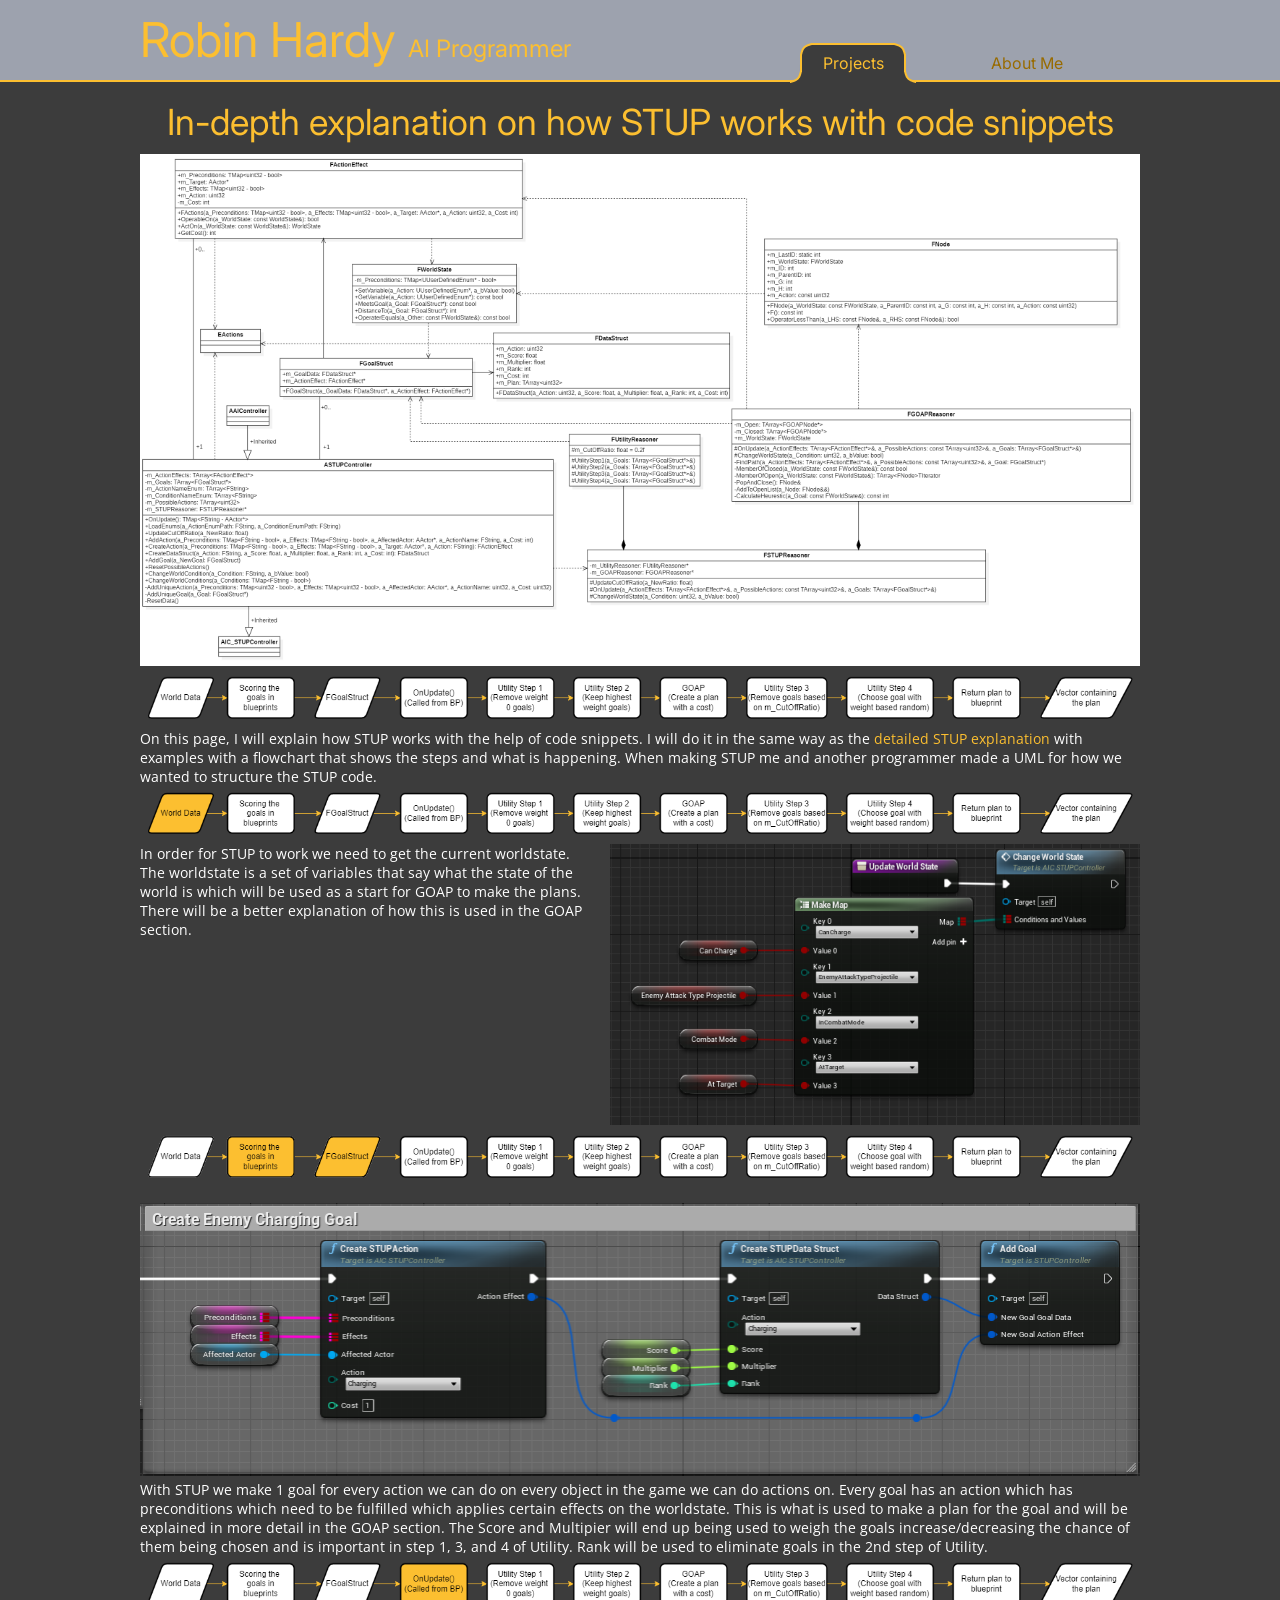
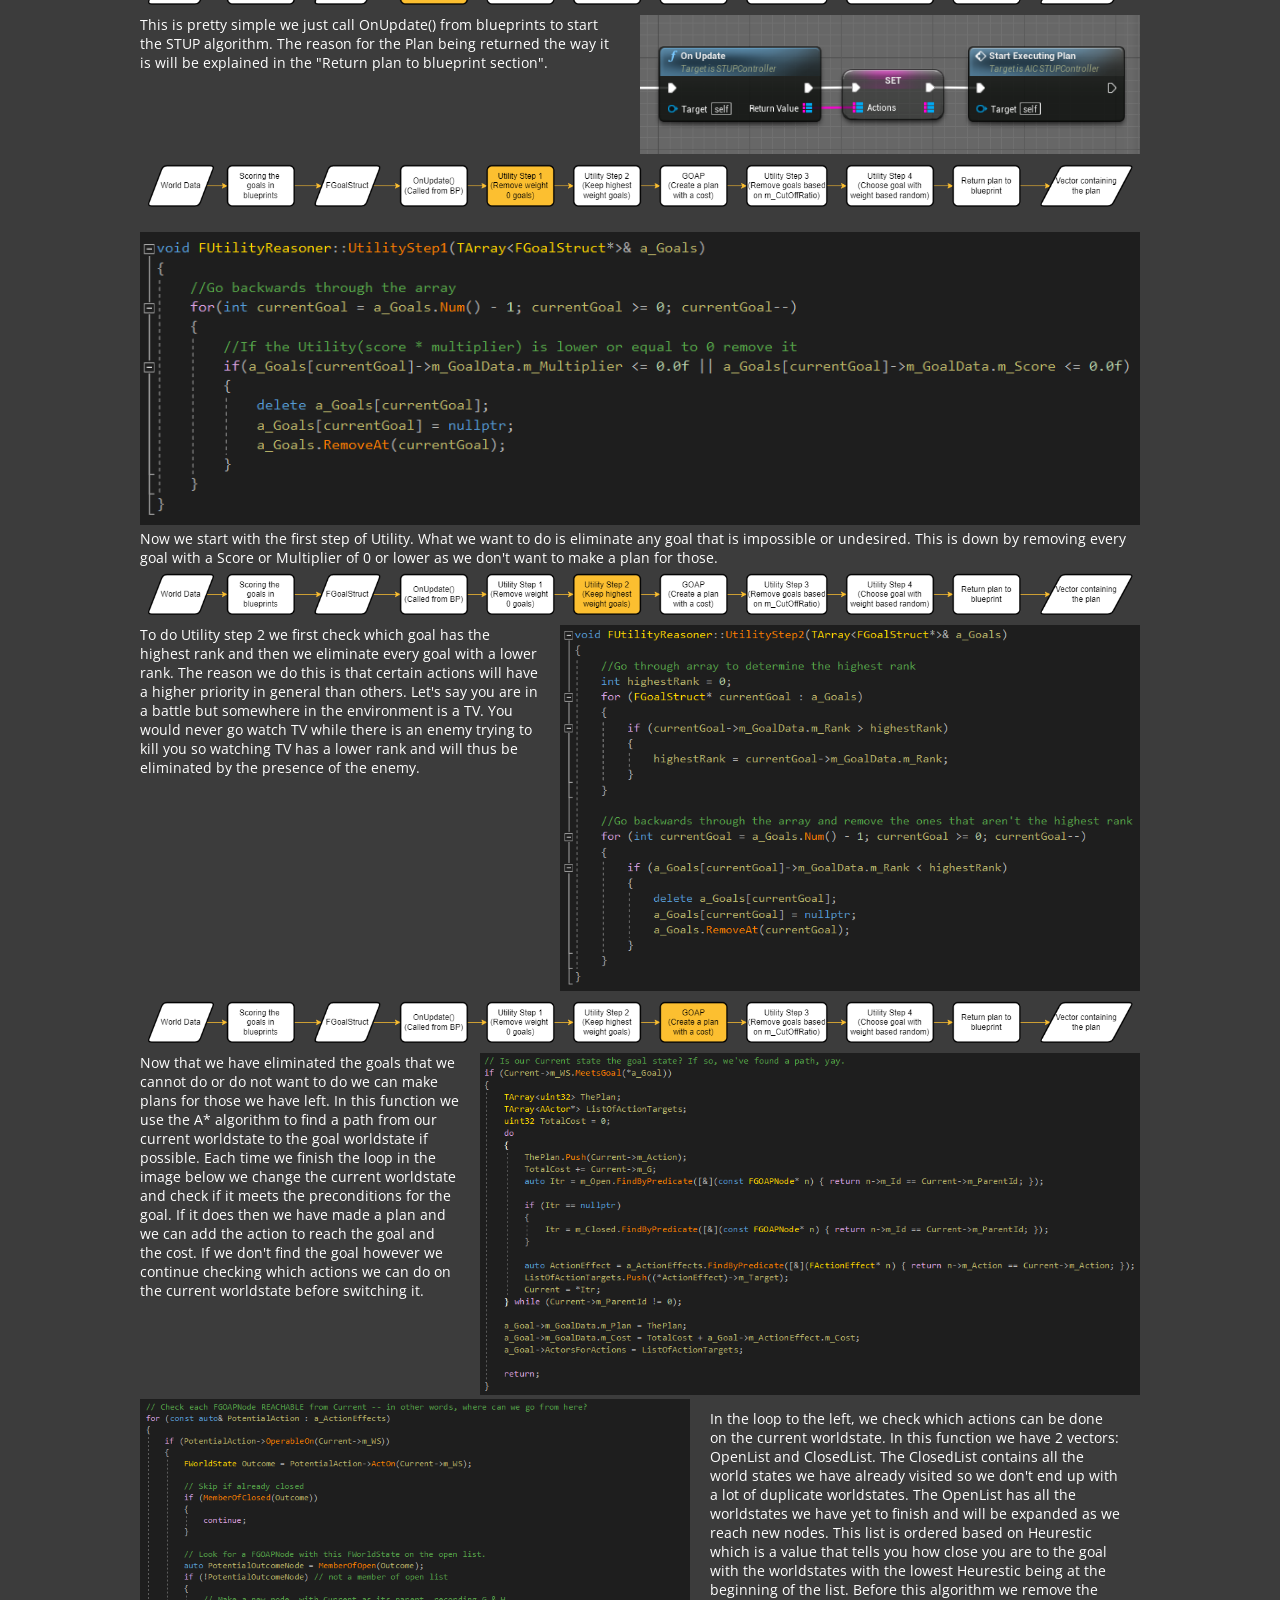
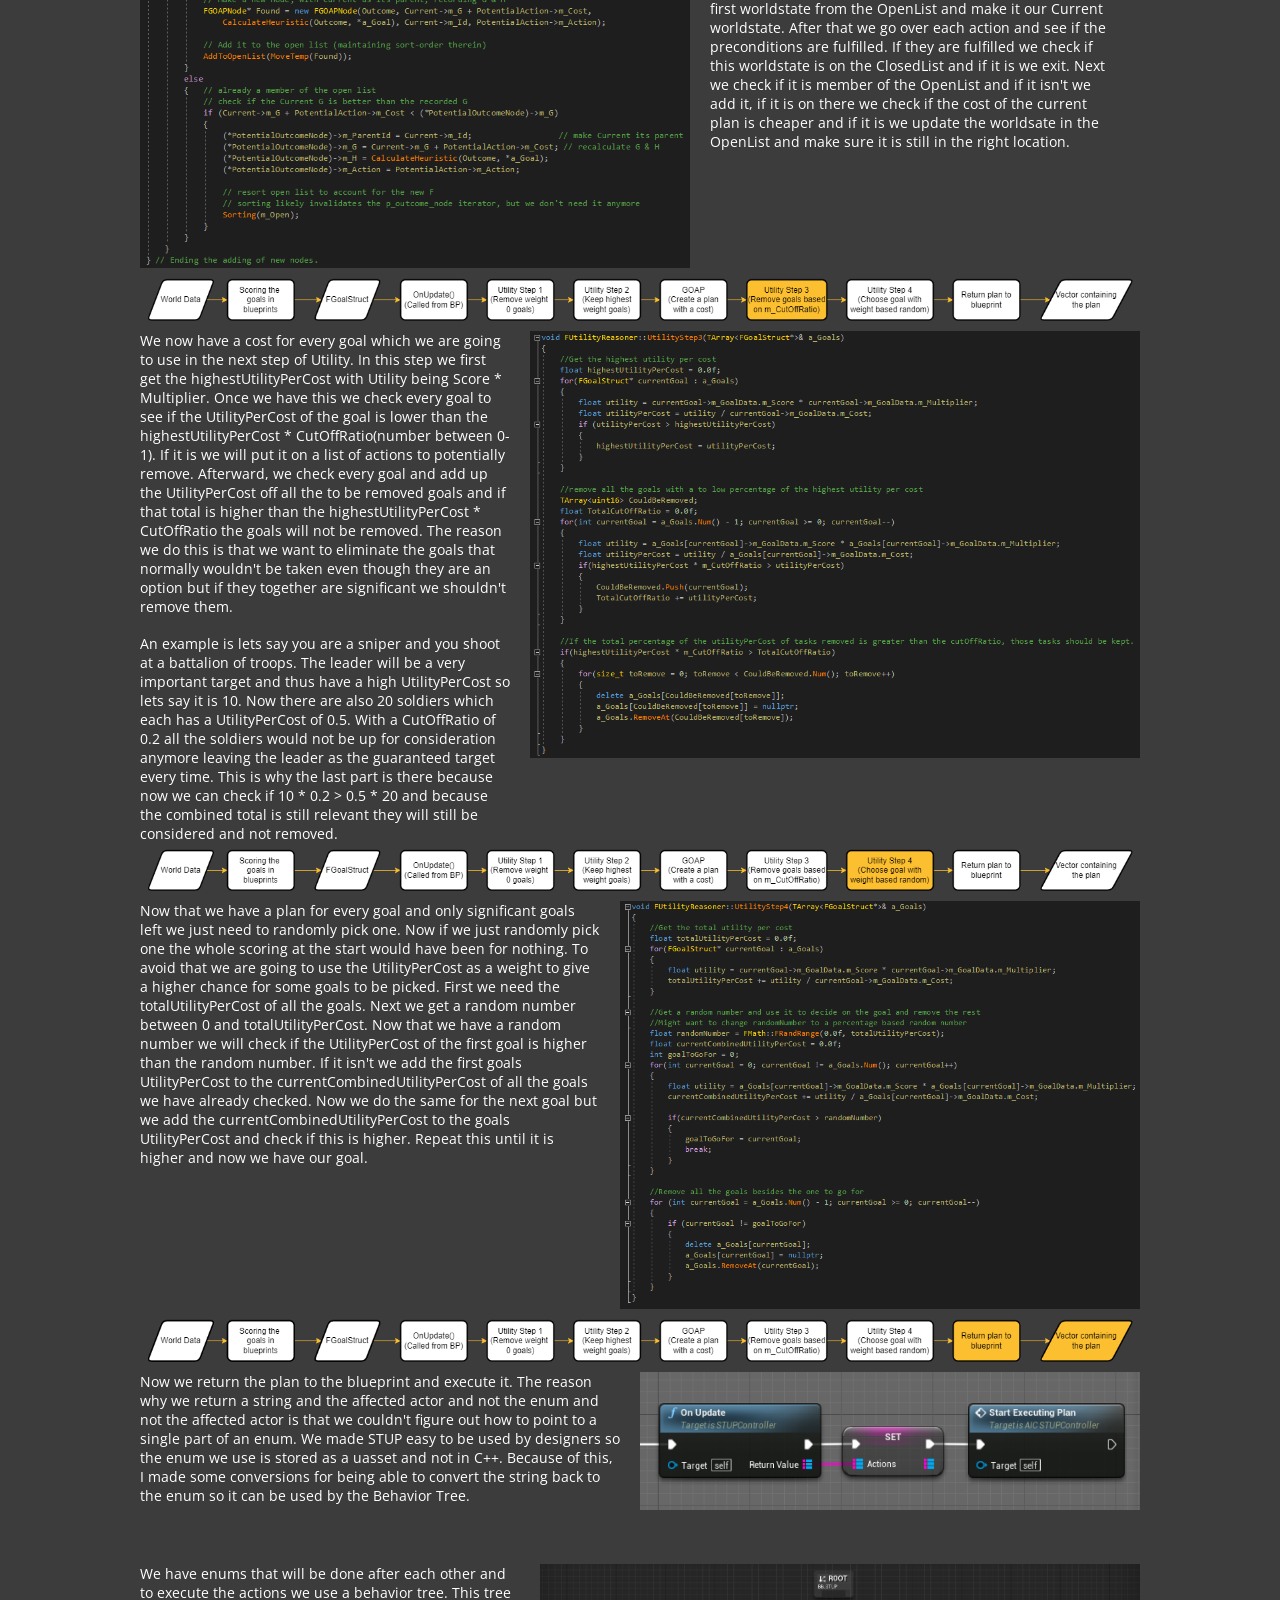
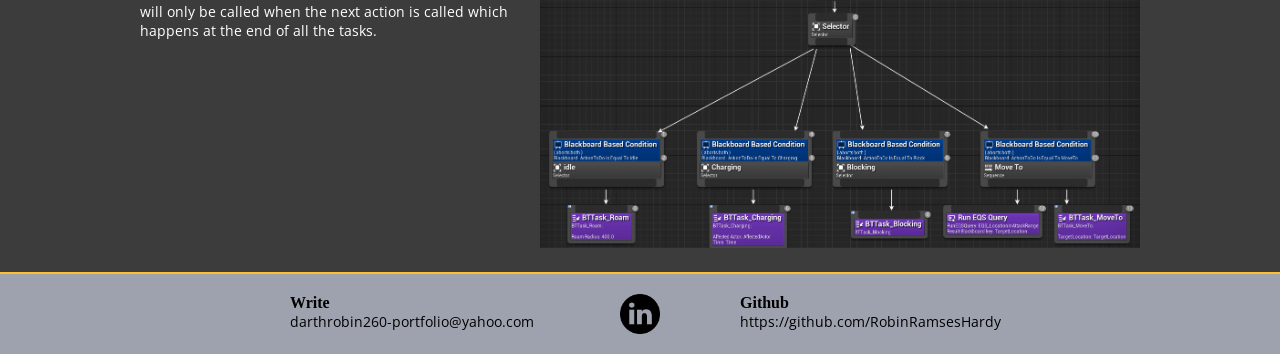
<file: Projects/Bewildered/stup-with-code-snippets.html>
<!DOCTYPE html>
<html>
	<head>
		<link rel="stylesheet" href="../../styles.css"/>
		<title>Robin Hardy</title>
	</head>
	<body>
		<div class="header">
			<div class="maxPageWidth">
				<div class="halfWidthContainer">
					<div>
						<h1 class="name"><a href="../../index.html">Robin Hardy</a> <span style="font-size:24px;">AI Programmer</span></h1>
					</div>
					<div class="headerButtonArea">
						<div class="halfWidthContainer">
							<div class="leftSide dropdown">
								<a href="../../index.html" class="headerButton Selected">Projects</a>
								<div class="dropdown-content" style="width: 140px">
									<a href="../../Projects/little-nightmares-3.html">Little Nightmares 3<br></a>
									<div class="dropdownRight">
										<a href="../../Projects/Bewildered/bewildered.html">Bewildered ><br></a>
										<div class="dropdown-contentRight" style="width: 200px">
											<a href="../../Projects/Bewildered/stup-detailed-explanation.html">STUP Detailed Explanation<br></a>
											<a href="../../Projects/Bewildered/stup-with-code-snippets.html">STUP With Code Snippets<br></a>
										</div>
									</div>
									<a href="../../Projects/sugar-blast.html">Sugar Blast<br></a>
									<a href="../../Projects/custom-engine.html">Custom Engine<br></a>
									<a href="../../Projects/finders-keepers.html">Finders Keepers<br></a>
								</div>
							</div>
							<div class="rightSide">
								<a href="../../about-me.html" class="headerButton notSelected">About Me</a>
							</div>
						</div>
					</div>
				</div>
			</div>
		</div>
		<div style="margin-top: 80px; position: relative;">
	        <h1 style="padding-top: 20px; font-size: 36px;">In-depth explanation on how STUP works with code snippets</h1>
		</div>
		<div class="maxPageWidth">
			<img class="maxPageWidth" src="../../Media/STUP/PreliminaryUML11.png">
			<img class="maxPageWidth" src="../../Media/FlowChart/STUP_Flow_Chart_Part_0.png">
			<p>On this page, I will explain how STUP works with the help of code snippets. I will do it in the same way as the 
				<a class="orangeText" href="../../Projects/Bewildered/stup-detailed-explanation.html">detailed STUP explanation</a> with examples with a 
				flowchart that shows the steps and what is happening. When making STUP me and another programmer made a UML for how we wanted to 
				structure the STUP code.</p>
			<img class="maxPageWidth" src="../../Media/FlowChart/STUP_Flow_Chart_Part_01.png">
			<div class="halfWidthContainer">
				<div style="width: 450px">
					<p>In order for STUP to work we need to get the current worldstate. The worldstate is a set of variables that say what the state of 
						the world is which will be used as a start for GOAP to make the plans. There will be a better explanation of how this is used in 
						the GOAP section.</p>
				</div>
				<div>
					<img style="width: 530px" src="../../Media/STUP/Making_Worldstate.png">
				</div>
			</div>
			<img class="maxPageWidth" src="../../Media/FlowChart/STUP_Flow_Chart_Part_02-03.png">
			<img class="maxPageWidth" style="padding-top: 15px" src="../../Media/STUP/Create_Goal.png">
			<p>With STUP we make 1 goal for every action we can do on every object in the game we can do actions on. Every goal has an action which has 
				preconditions which need to be fulfilled which applies certain effects on the worldstate. This is what is used to make a plan for the 
				goal and will be explained in more detail in the GOAP section. The Score and Multipier will end up being used to weigh the goals 
				increase/decreasing the chance of them being chosen and is important in step 1, 3, and 4 of Utility. Rank will be used to eliminate 
				goals in the 2nd step of Utility.</p>
			<img class="maxPageWidth" src="../../Media/FlowChart/STUP_Flow_Chart_Part_04.png">
			<div class="halfWidthContainer">
				<div style="width: 480px">
					<p>This is pretty simple we just call OnUpdate() from blueprints to start the STUP algorithm. The reason for the Plan being returned 
						the way it is will be explained in the "Return plan to blueprint section".</p>
				</div>
				<div>
					<img style="width: 500px" src="../../Media/STUP/On_Update_Call.png">
				</div>
			</div>
			<img class="maxPageWidth" src="../../Media/FlowChart/STUP_Flow_Chart_Part_05.png">
			<img class="maxPageWidth" style="padding-top: 15px" src="../../Media/STUP/Utility_Step_1.png">
			<p>Now we start with the first step of Utility. What we want to do is eliminate any goal that is impossible or undesired. This is down by 
				removing every goal with a Score or Multiplier of 0 or lower as we don't want to make a plan for those.</p>
			<img class="maxPageWidth" src="../../Media/FlowChart/STUP_Flow_Chart_Part_06.png">
			<div class="halfWidthContainer">
				<div style="width: 400px">
					<p>To do Utility step 2 we first check which goal has the highest rank and then we eliminate every goal with a lower rank. The 
						reason we do this is that certain actions will have a higher priority in general than others. Let's say you are in a battle but 
						somewhere in the environment is a TV. You would never go watch TV while there is an enemy trying to kill you so watching TV has 
						a lower rank and will thus be eliminated by the presence of the enemy.</p>
				</div>
				<div>
					<img style="width: 580px" src="../../Media/STUP/Utility_Step_2.png">
				</div>
			</div>
			<img class="maxPageWidth" src="../../Media/FlowChart/STUP_Flow_Chart_Part_07.png">
			<div class="halfWidthContainer">
				<div style="width: 320px">
					<p>Now that we have eliminated the goals that we cannot do or do not want to do we can make plans for those we have left. In this 
						function we use the A* algorithm to find a path from our current worldstate to the goal worldstate if possible. Each time we 
						finish the loop in the image below we change the current worldstate and check if it meets the preconditions for the goal. If it 
						does then we have made a plan and we can add the action to reach the goal and the cost. If we don't find the goal however we 
						continue checking which actions we can do on the current worldstate before switching it.</p>
				</div>
				<div>
					<img style="width: 660px" src="../../Media/STUP/GOAP_Are_We_At_The_Goal.png">
				</div>
			</div>
			<div class="halfWidthContainer">
				<div>
					<img style="width: 550px" src="../../Media/STUP/GOAP_See_Which_Action_Can_Be_Done.png">
				</div>
				<div style="width: 430px">
					<p style="padding-top: 10px; padding-left: 20px;">In the loop to the left, we check which actions can be done on the current 
						worldstate. In this function we have 2 vectors: OpenList and ClosedList. The ClosedList contains all the world states we have 
						already visited so we don't end up with a lot of duplicate worldstates. The OpenList has all the worldstates we have yet to 
						finish and will be expanded as we reach new nodes. This list is ordered based on Heurestic which is a value that tells you how 
						close you are to the goal with the worldstates with the lowest Heurestic being at the beginning of the list. Before this 
						algorithm we remove the first worldstate from the OpenList and make it our Current worldstate. After that we go over each action 
						and see if the preconditions are fulfilled. If they are fulfilled we check if this worldstate is on the ClosedList and if it is 
						we exit. Next we check if it is member of the OpenList and if it isn't we add it, if it is on there we check if the cost of the 
						current plan is cheaper and if it is we update the worldsate in the OpenList and make sure it is still in the right location.</p>
				</div>
			</div>
			<img class="maxPageWidth" src="../../Media/FlowChart/STUP_Flow_Chart_Part_08.png">
			<div class="halfWidthContainer">
				<div style="width: 370px">
					<p>We now have a cost for every goal which we are going to use in the next step of Utility. In this step we first get the 
						highestUtilityPerCost with Utility being Score * Multiplier. Once we have this we check every goal to see if the UtilityPerCost 
						of the goal is lower than the highestUtilityPerCost * CutOffRatio(number between 0-1). If it is we will put it on a list of 
						actions to potentially remove. Afterward, we check every goal and add up the UtilityPerCost off all the to be removed goals 
						and if that total is higher than the highestUtilityPerCost * CutOffRatio the goals will not be removed. The reason we do this 
						is that we want to eliminate the goals that normally wouldn't be taken even though they are an option but if they together are 
						significant we shouldn't remove them.</p>
					<br>
					<p>An example is lets say you are a sniper and you shoot at a battalion of troops. The leader will be a very important target 
						and thus have a high UtilityPerCost so lets say it is 10. Now there are also 20 soldiers which each has a UtilityPerCost of 
						0.5. With a CutOffRatio of 0.2 all the soldiers would not be up for consideration anymore leaving the leader as the 
						guaranteed target every time. This is why the last part is there because now we can check if 10 * 0.2 > 0.5 * 20 and because 
						the combined total is still relevant they will still be considered and not removed.</p>
				</div>
				<div>
					<img style="width: 610px" src="../../Media/STUP/Utility_Step_3.png">
				</div>
			</div>
			<img class="maxPageWidth" src="../../Media/FlowChart/STUP_Flow_Chart_Part_09.png">
			<div class="halfWidthContainer">
				<div style="width: 460px">
					<p>Now that we have a plan for every goal and only significant goals left we just need to randomly pick one. Now if we just randomly 
						pick one the whole scoring at the start would have been for nothing. To avoid that we are going to use the UtilityPerCost as a 
						weight to give a higher chance for some goals to be picked. First we need the totalUtilityPerCost of all the goals. Next we get 
						a random number between 0 and totalUtilityPerCost. Now that we have a random number we will check if the UtilityPerCost of the 
						first goal is higher than the random number. If it isn't we add the first goals UtilityPerCost to the 
						currentCombinedUtilityPerCost of all the goals we have already checked. Now we do the same for the next goal but we add the 
						currentCombinedUtilityPerCost to the goals UtilityPerCost and check if this is higher. Repeat this until it is higher and now we 
						have our goal.</p>
				</div>
				<div>
					<img style="width: 520px" src="../../Media/STUP/Utility_Step_4.png">
				</div>
			</div>
			<img class="maxPageWidth" src="../../Media/FlowChart/STUP_Flow_Chart_Part_10-11.png">
			<div class="halfWidthContainer">
				<div style="width: 480px">
					<p>Now we return the plan to the blueprint and execute it. The reason why we return a string and the affected actor and not the enum 
						and not the affected actor is that we couldn't figure out how to point to a single part of an enum. We made STUP easy to be used 
						by designers so the enum we use is stored as a uasset and not in C++. Because of this, I made some conversions for being able to 
						convert the string back to the enum so it can be used by the Behavior Tree.</p>
				</div>
				<div>
					<img style="width: 500px" src="../../Media/STUP/On_Update_Call.png">
				</div>
			</div>
			<div class="halfWidthContainer" style="padding-top: 50px">
				<div style="width: 380px">
					<p>We have enums that will be done after each other and to execute the actions we use a behavior tree. This tree will only be called 
						when the next action is called which happens at the end of all the tasks.</p>
				</div>
				<div>
					<img style="width: 600px" src="../../Media/STUP/STUP_Behavior_Tree.png">
				</div>
			</div>
		</div>
		<div class="footer">
			<div class="footerDetails">
				<div class="thirdWidthContainer">
					<div class="footerTextLeft">
						<b>Write</b>
						<p>darthrobin260-portfolio@yahoo.com</p>
					</div>
					<div style="margin: auto">
						<a href="https://linkedin.com/in/robin-hardy-26985a223/" target="_blank">
							<img style="width: 40px" src="../../Media/Icons/linkedin.png">
						</a>
					</div>
					<div class="footerTextRight">
						<b>Github</b>
						<p>https://github.com/RobinRamsesHardy</p>
					</div>
				</div>
			</div>
		</div>
	</body>
</html>
</file>
<file: styles.css>
@import url("https://fonts.googleapis.com/css2?family=Inter");
@import url("https://fonts.googleapis.com/css?family=Open Sans");

body {
	background-color: #3C3C3C;
	margin: 0px;
}

h1 {
	color: #FCBF30;
	font-family: "Inter", sans-serif;
	margin-top: 10px;
	margin-bottom: 10px;
    font-weight: normal;
	text-align: center;
}

h1 a {
  color: inherit;
  text-decoration: inherit;
}

p {
	color: #FFFFFF;
	font-family: "Open Sans", sans-serif;
	font-size: 14px;
	margin: 0px;
}

iframe {
	aspect-ratio: 16/9;
	height: auto;
	width: 100%;
}

.name {
	text-align: left;
	font-size: 48px;
}

.bigTitle {
	font-size: 60px;
}

.mediumTitle {
	font-size: 40px;
}

.mediumTitleWhite {
	font-size: 26px;
	color: #FFFFFF;
	margin-top: 20px;
	margin-bottom: 20px;
}

.smallTitle {
	font-size: 20px;
	margin-top: 0px;
}

.aboutMeBigText {
    font-weight: bold;
	font-size: 60px;
	color: #FFFFFF;
}

.aboutMeMediumText {
	text-align: left;
	font-size: 28px;
	color: #FFFFFF;
}

.orangeText {
	color: #FCBF30;
	text-decoration:none;
}

.header {
	position: fixed;
	top: 0;
	width: 100%;
	height: 80px;
	background: #9DA2AE;
	border-bottom: 2px solid #FCBF30;
	z-index: 990;
}

.headerButtonArea {
	width: 300px;
	height: 40px;
	margin: auto;
	margin-right: 50px;
	margin-bottom: -4px;
}

a.headerButton {
	display: block;
	width: 126px;
	height: 40px;
	margin: auto;
	padding-top: 10px;
	text-align: center;
	text-decoration:none;
	font-family: "Inter", sans-serif;
	font-size: 16px;
}

a.headerButton.notSelected {
	color: #986B00;
}

a.headerButton.notSelected:hover {
	color: #FCBF30;
	background-image: url(Media/Menus/BetterMenuBiggerWithBG.png);
	background-repeat: no-repeat;
}

a.headerButton.Selected {
	color: #FCBF30;
	background-image: url(Media/Menus/BetterMenuBiggerWithBG.png);
	background-repeat: no-repeat;
}

.dropdown {
  position: relative;
}

.dropdown-content {
	margin-top: -10px;
	display: none;
	position: absolute;
	background-color: #3C3C3C;
 	border: 2px solid #FCBF30;
 	border-radius: 10px;
}

.dropdown-content.right {
	right: 100%;
	top: 0%;
}

.dropdown-content a { 	
	font-family: "Inter", sans-serif;
	font-size: 14px;
	line-height: 40px;
	color: #FCBF30;
	text-decoration:none;
	padding: 0px 10px;
}

.dropdown-content a:hover { 	
	color: #986B00;
}

.dropdown:hover .dropdown-content {
	display: block;
}

.dropdownRight {
  position: relative;
}

.dropdown-contentRight {
	margin-top: -10px;
	display: none;
	padding: 0px 10px;
	position: absolute;
	background-color: #3C3C3C;
 	border: 2px solid #FCBF30;
 	border-radius: 10px;
	left: 100%;
	top: 0%;
}

.dropdownRight:hover .dropdown-contentRight {
	display: block;
}

.footer {
	margin-top: 20px;
	width: 100%;
	height: 80px;
	background: #9DA2AE;
	border-top: 2px solid #FCBF30;
	z-index: 990;
}

.footerDetails {
	padding-top: 20px;
	width: 700px;
	margin: auto;
}

.footerTextLeft {
	width: 250px;
	margin-left: 0px;
	margin-right: auto;
}

.footerTextLeft b {
	color: #000000;
}

.footerTextLeft p {
	color: #000000;
}

.footerTextRight {
	width: 250px;
	margin-left: auto;
	margin-right: 0px;
}

.footerTextRight b {
	color: #000000;
}

.footerTextRight p {
	color: #000000;
}

.maxPageWidth {
	margin: auto;
	width: 1000px;
}

.halfWidthContainer {
	display: grid;
	grid-template-columns: 1fr 1fr;
}

.thirdWidthContainer {
	display: grid;
	grid-template-columns: 1fr 1fr 1fr;
}

.homeProject {
	margin-bottom: 20px;
}

.homeProjectIcon {
	display: block;
	position: relative;
	margin: auto;
	height: 300px;
}

.homeProjectDescription {
	width: 330px;
	margin: auto;
}

.homeProjectDescriptionSub {
	height: 63px;
	display: flex;
	flex-direction: column;
	justify-content: flex-end;
}

a.homepageButton {
	background-color: #000000;
 	color: #FCBF30;
	font-family: "Open Sans", sans-serif;
    font-weight: bold;
 	font-size: 14px;
	text-align: center;
 	padding: 2px 0px;
 	border: 2px solid #000000;
 	border-radius: 29px;
 	cursor: pointer;
	margin: auto;
	margin-top: 20px;
	display: block;
	width: 130px;
	text-decoration:none;
}

a.homepageButton:hover {
	background-color: #3c3c3c;
}

.STUPDetail {
	width: 300px;
	background-color: #333333;
 	border: 1px solid #FCBF30;
	margin: auto;
	margin-right: 50px
}

.STUPDetailContainer {
	display: grid;
	grid-template-columns: 1fr 1fr;
	margin-bottom: 5px;
}

.STUPDetailExplanation {
	width: 600px;
	margin-right: auto;
	margin-left: 30px;
}

.leftSide {
	margin: auto; 
	margin-left: 0px;
}

.rightSide {
	margin: auto; 
	margin-right: 0px;
}

.aboutMeSkillImages { 
	display: grid;
	place-items: center;
	height: 80px;
}
</file>
